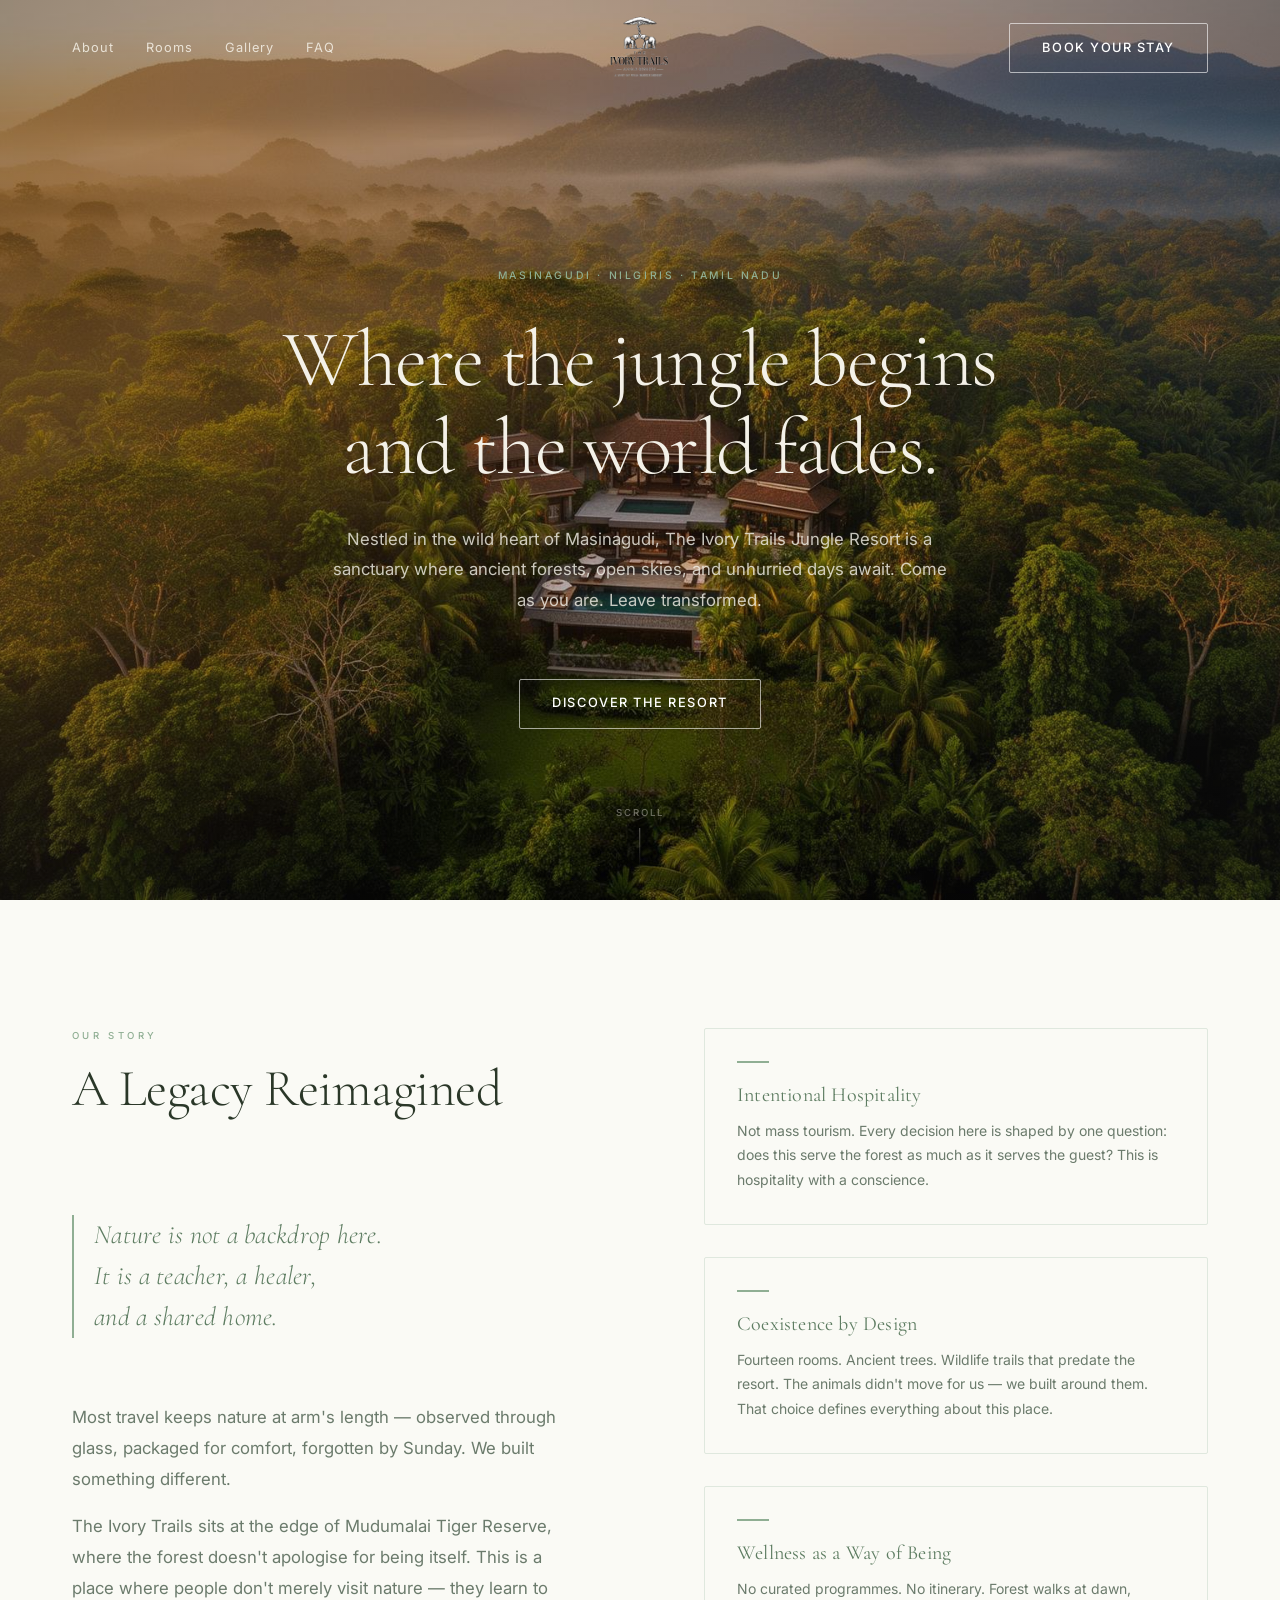
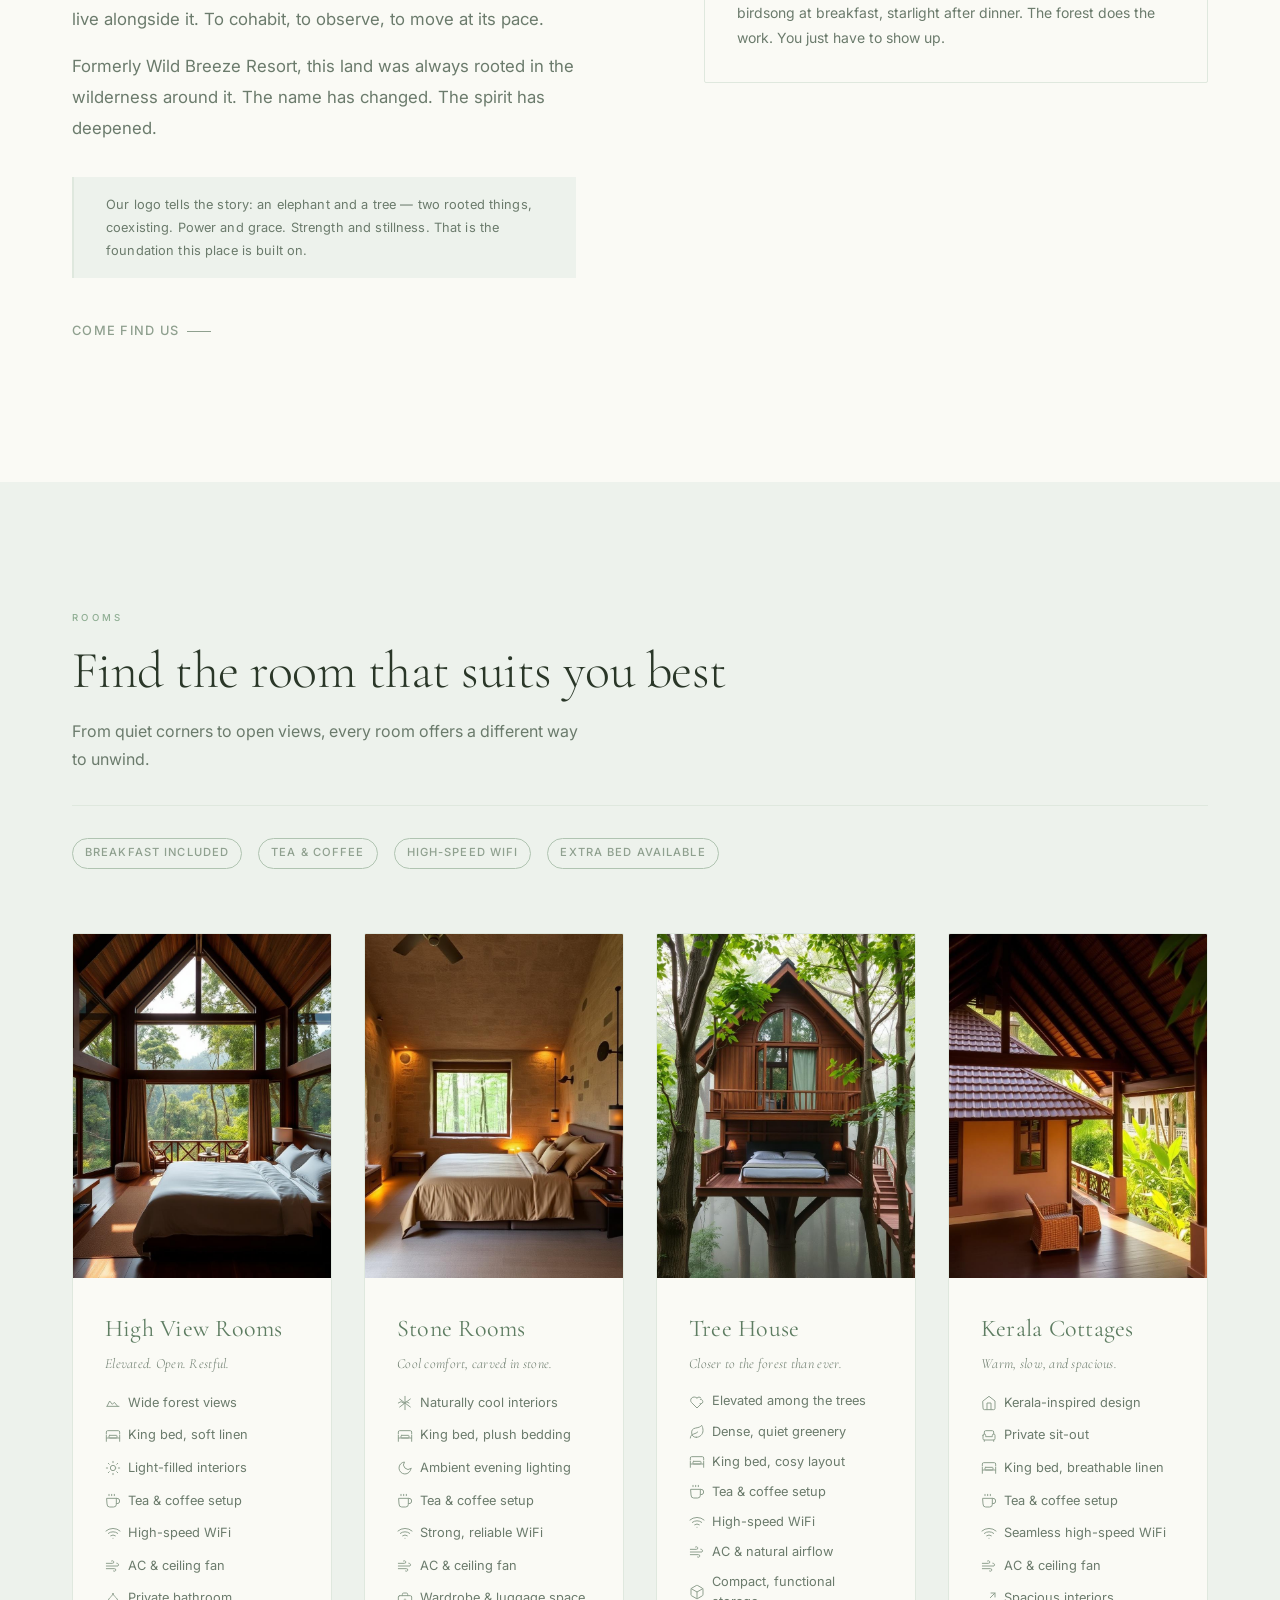
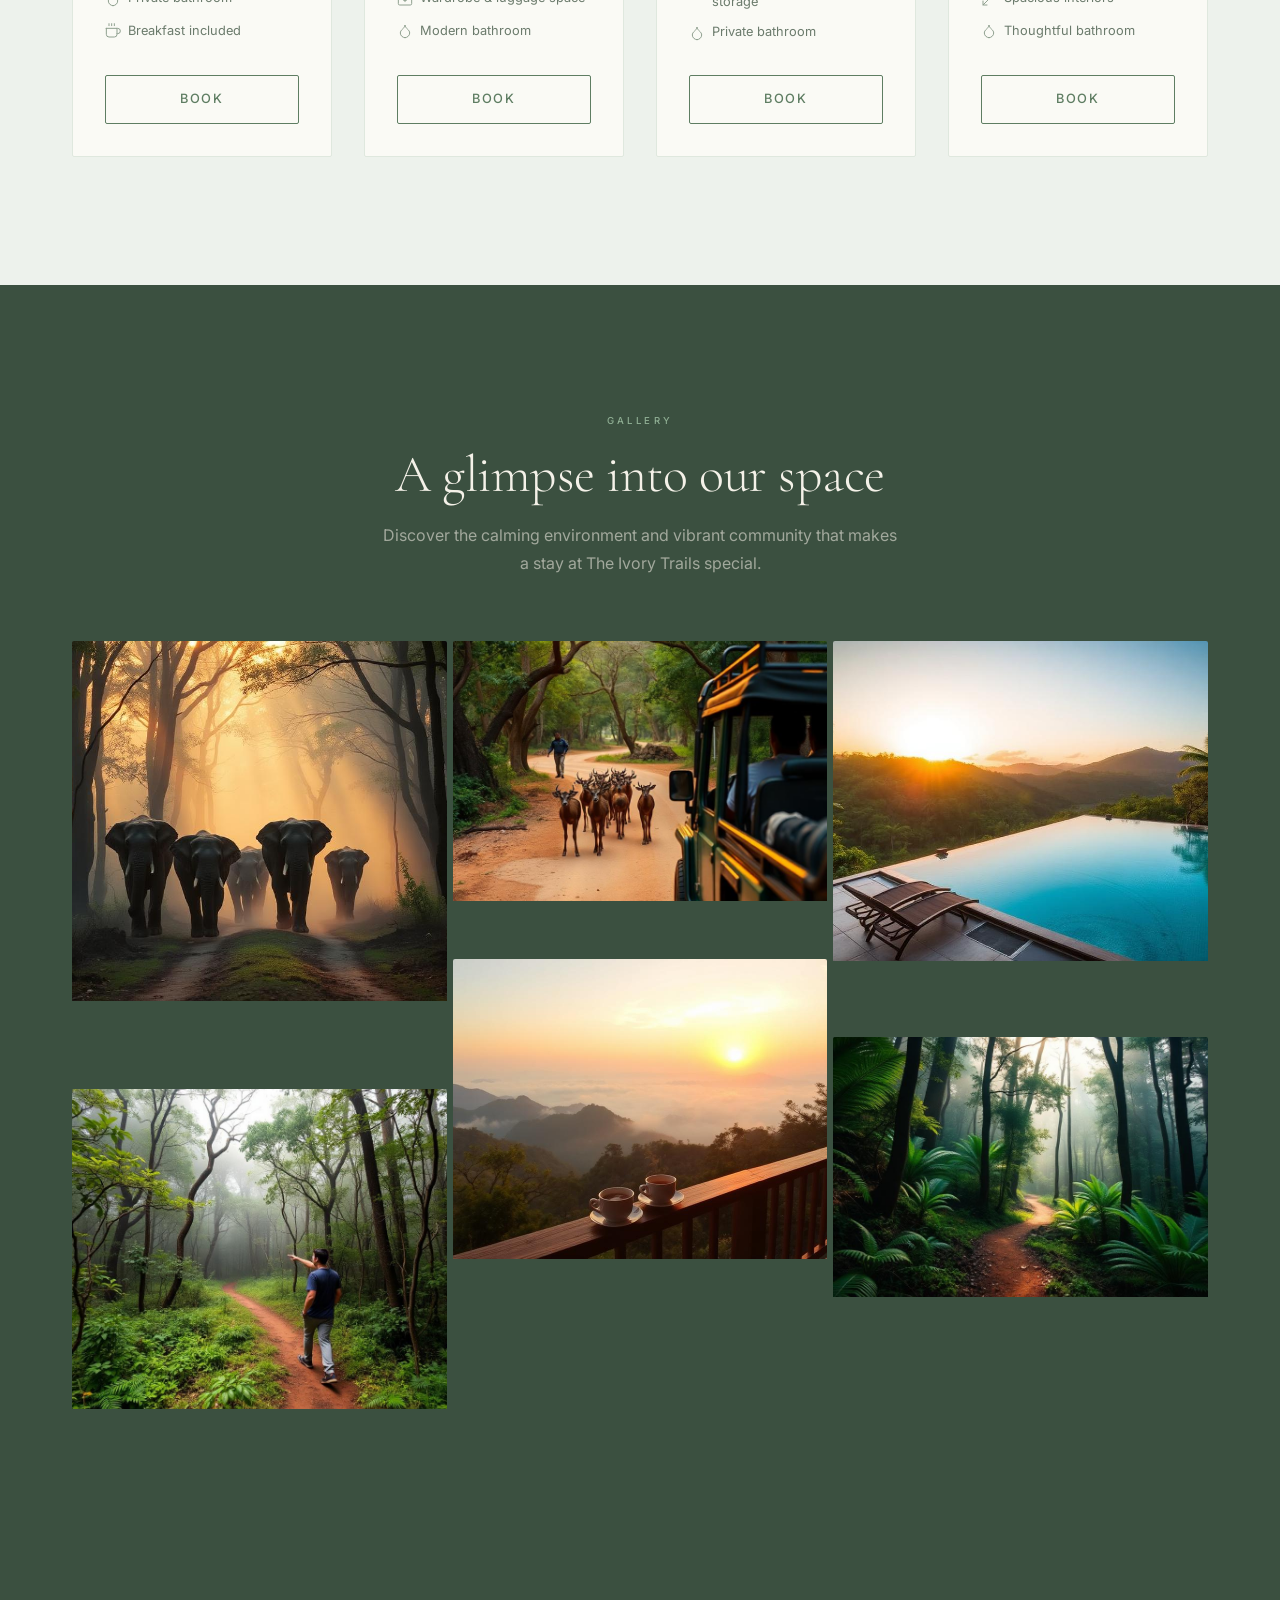
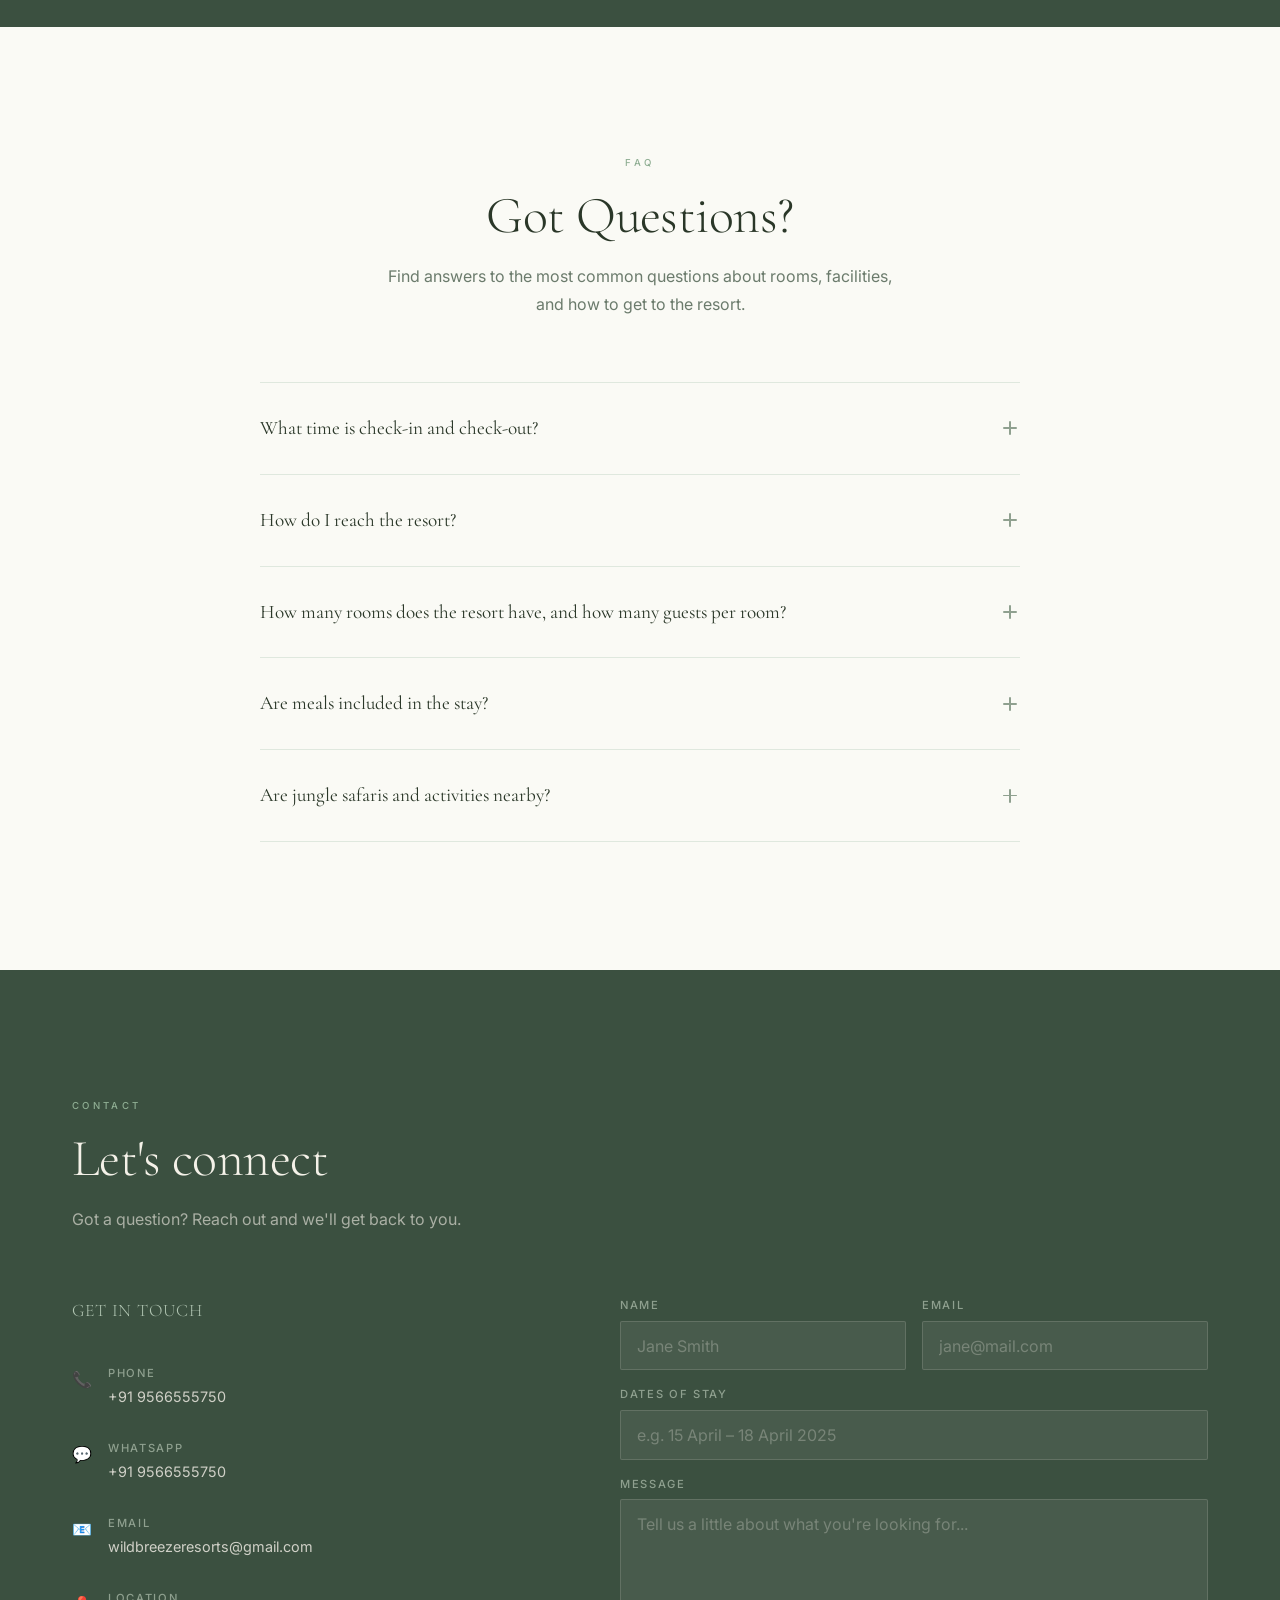
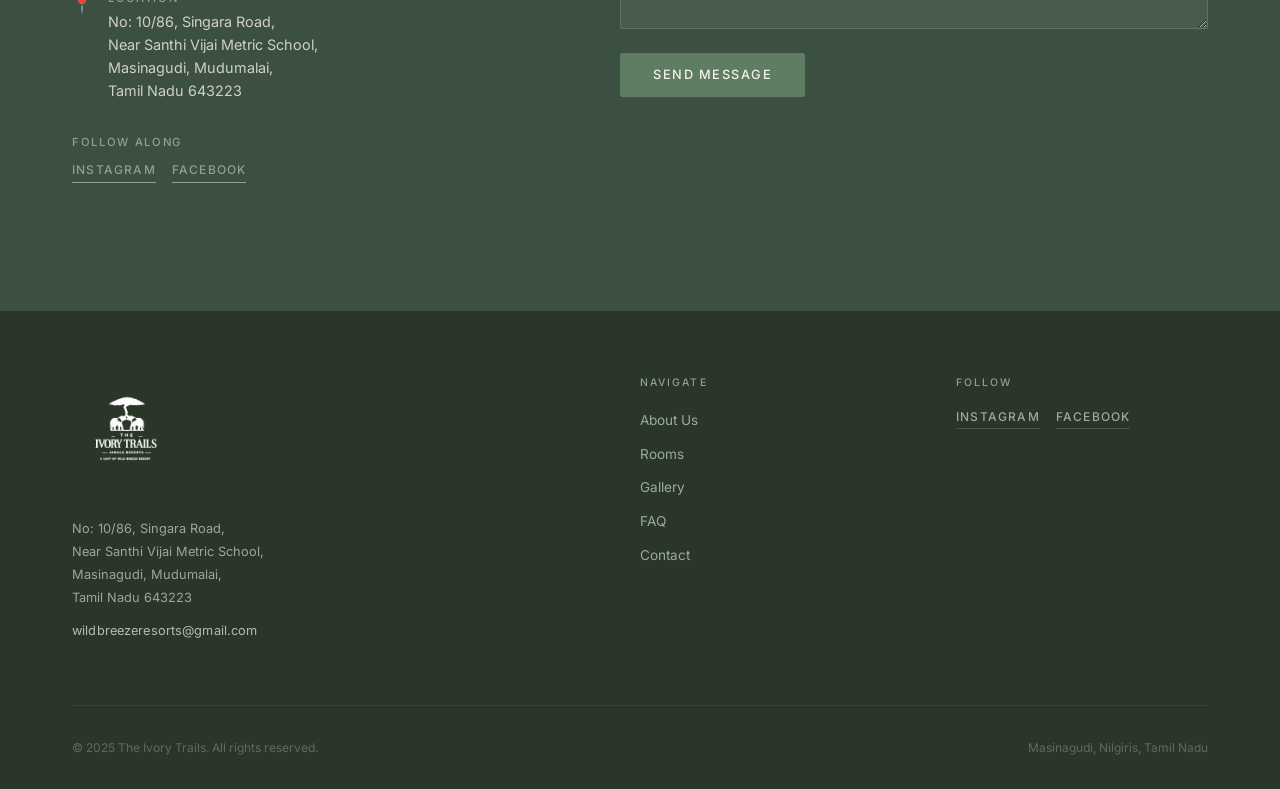
<file: index.html>
<!DOCTYPE html>
<html lang="en">
<head>
  <meta charset="UTF-8" />
  <meta name="viewport" content="width=device-width, initial-scale=1.0" />
  <meta name="description" content="The Ivory Trails Jungle Resort — a 14-room boutique sanctuary in Masinagudi, Tamil Nadu. Ancient forests, unhurried days, and open skies await." />

  <title>The Ivory Trails | Jungle Resort — Masinagudi</title>

  <!-- Preconnect to Google Fonts for performance -->
  <link rel="preconnect" href="https://fonts.googleapis.com" />
  <link rel="preconnect" href="https://fonts.gstatic.com" crossorigin />

  <!-- Cormorant Garamond (serif) + Inter (sans-serif) — weights 300, 400, 500 only -->
  <link
    href="https://fonts.googleapis.com/css2?family=Cormorant+Garamond:ital,wght@0,300;0,400;0,500;1,300;1,400&family=Inter:wght@300;400;500&display=swap"
    rel="stylesheet"
  />

  <link rel="stylesheet" href="styles.css" />
</head>

<body>

  <!-- ==========================================================================
       NAVIGATION
       Fixed header. Transparent over hero, transitions to solid --cream on scroll.
       JS handles the is-scrolled class toggle via IntersectionObserver.
  =========================================================================== -->

  <header id="site-nav" class="nav" role="banner">
    <div class="nav__inner">

      <!-- Left: desktop nav links -->
      <nav class="nav__links" aria-label="Main navigation">
        <a href="#about" class="nav__link">About</a>
        <a href="#rooms" class="nav__link">Rooms</a>
        <a href="#gallery" class="nav__link">Gallery</a>
        <a href="#faq" class="nav__link">FAQ</a>
      </nav>

      <!-- Center: logo -->
      <a href="#hero" class="nav__logo" aria-label="The Ivory Trails — home">
        <img
          src="/assets/logo-wYd9cfSk.png"
          alt="The Ivory Trails | Jungle Resort"
          class="nav__logo-img"
          height="80"
        />
      </a>

      <!-- Right: CTA + hamburger -->
      <div class="nav__actions">
        <a
          href="https://wa.me/919566555750"
          target="_blank"
          rel="noopener noreferrer"
          class="btn btn--ghost nav__cta"
          aria-label="Book your stay via WhatsApp"
        >Book your Stay</a>
        <button
          id="nav-hamburger"
          class="nav__hamburger"
          aria-label="Open navigation menu"
          aria-expanded="false"
          aria-controls="nav-mobile-menu"
        >
          <span class="nav__hamburger-line"></span>
          <span class="nav__hamburger-line"></span>
          <span class="nav__hamburger-line"></span>
        </button>
      </div>

    </div><!-- /.nav__inner -->
  </header>

  <!-- Mobile menu drawer -->
  <div
    id="nav-mobile-menu"
    class="nav__mobile-menu"
    role="dialog"
    aria-label="Mobile navigation"
    aria-modal="true"
  >
    <nav class="nav__mobile-links" aria-label="Mobile navigation links">
      <a href="#about"   class="nav__mobile-link">About Us</a>
      <a href="#rooms"   class="nav__mobile-link">Rooms</a>
      <a href="#gallery" class="nav__mobile-link">Gallery</a>
      <a href="#faq"     class="nav__mobile-link">FAQ</a>
      <a href="#contact" class="nav__mobile-link">Contact</a>
    </nav>
    <div class="nav__mobile-cta">
      <a
        href="https://wa.me/919566555750"
        target="_blank"
        rel="noopener noreferrer"
        class="btn btn--primary"
        aria-label="Book your stay via WhatsApp"
      >
        Book your Stay
      </a>
    </div>
  </div>

  <!-- ==========================================================================
       MAIN CONTENT
  =========================================================================== -->

  <main id="main-content">

    <!-- ========================================================================
         HERO
         Full-viewport. Dark forest gradient background.
         Text centered, ivory tones.
    ========================================================================= -->

    <section id="hero" class="hero" aria-label="Hero — The Ivory Trails">

      <!-- Background -->
      <div class="hero__bg" role="presentation" aria-hidden="true" style="background-image: url('/assets/hero-DrsLAOCk.jpg'); background-size: cover; background-position: center;"></div>

      <div class="hero__content">
        <span class="hero__eyebrow">Masinagudi · Nilgiris · Tamil Nadu</span>

        <h1 class="hero__headline">
          Where the jungle begins<br />and the world fades.
        </h1>

        <p class="hero__subtext">
          Nestled in the wild heart of Masinagudi, The Ivory Trails Jungle Resort
          is a sanctuary where ancient forests, open skies, and unhurried days await.
          Come as you are. Leave transformed.
        </p>

        <div class="hero__cta">
          <a href="#about" class="btn btn--ghost">Discover the Resort</a>
        </div>
      </div>

      <!-- Scroll hint indicator -->
      <div class="hero__scroll-hint" aria-hidden="true">
        <span>Scroll</span>
        <div class="hero__scroll-line"></div>
      </div>

    </section>


    <!-- ========================================================================
         ABOUT — A Legacy Reimagined
    ========================================================================= -->

    <section id="about" class="about" aria-labelledby="about-heading">
      <div class="container">

        <div class="about__inner">

          <!-- Left: copy -->
          <div class="about__copy">
            <header class="section-header reveal">
              <span class="section-tag">Our Story</span>
              <h2 id="about-heading" class="section-heading">
                A Legacy Reimagined
              </h2>
            </header>

            <blockquote class="about__quote reveal">
              Nature is not a backdrop here.<br>
              It is a teacher, a healer,<br>
              and a shared home.
            </blockquote>

            <div class="about__body reveal">
              <p>
                Most travel keeps nature at arm's length — observed through glass,
                packaged for comfort, forgotten by Sunday.
                We built something different.
              </p>
              <p>
                The Ivory Trails sits at the edge of Mudumalai Tiger Reserve, where the
                forest doesn't apologise for being itself. This is a place where people
                don't merely visit nature — they learn to live alongside it.
                To cohabit, to observe, to move at its pace.
              </p>
              <p>
                Formerly Wild Breeze Resort, this land was always rooted in the wilderness
                around it. The name has changed. The spirit has deepened.
              </p>
            </div>

            <div class="about__logo-story reveal">
              <p class="about__logo-story-text">
                Our logo tells the story: an elephant and a tree — two rooted things,
                coexisting. Power and grace. Strength and stillness.
                That is the foundation this place is built on.
              </p>
            </div>

            <div class="about__cta reveal">
              <a href="#contact" class="btn btn--text" aria-label="Get in touch with us">
                Come Find Us
              </a>
            </div>
          </div>

          <!-- Right: three pillars -->
          <div class="about__pillars">

            <article class="pillar reveal" aria-label="Intentional Hospitality">
              <div class="pillar__rule" aria-hidden="true"></div>
              <h3 class="pillar__title">Intentional Hospitality</h3>
              <p class="pillar__text">
                Not mass tourism. Every decision here is shaped by one question:
                does this serve the forest as much as it serves the guest?
                This is hospitality with a conscience.
              </p>
            </article>

            <article class="pillar reveal" aria-label="Coexistence by Design">
              <div class="pillar__rule" aria-hidden="true"></div>
              <h3 class="pillar__title">Coexistence by Design</h3>
              <p class="pillar__text">
                Fourteen rooms. Ancient trees. Wildlife trails that predate the resort.
                The animals didn't move for us — we built around them. That choice
                defines everything about this place.
              </p>
            </article>

            <article class="pillar reveal" aria-label="Wellness as a Way of Being">
              <div class="pillar__rule" aria-hidden="true"></div>
              <h3 class="pillar__title">Wellness as a Way of Being</h3>
              <p class="pillar__text">
                No curated programmes. No itinerary. Forest walks at dawn,
                birdsong at breakfast, starlight after dinner.
                The forest does the work. You just have to show up.
              </p>
            </article>

          </div><!-- /.about__pillars -->

        </div><!-- /.about__inner -->

      </div><!-- /.container -->
    </section>


    <!-- ========================================================================
         ROOMS — Find the room that suits you best
    ========================================================================= -->

    <section id="rooms" class="rooms" aria-labelledby="rooms-heading">
      <div class="container">

        <header class="section-header reveal">
          <span class="section-tag">Rooms</span>
          <h2 id="rooms-heading" class="section-heading">
            Find the room that suits you best
          </h2>
          <p class="section-subtext mt-sm">
            From quiet corners to open views, every room offers a different
            way to unwind.
          </p>

          <!-- All-room amenities — shown as badges under the subtext -->
          <div class="rooms__amenities-note" aria-label="Included in all rooms">
            <span class="amenity-badge">Breakfast Included</span>
            <span class="amenity-badge">Tea &amp; Coffee</span>
            <span class="amenity-badge">High-Speed WiFi</span>
            <span class="amenity-badge">Extra Bed Available</span>
          </div>
        </header>

        <div class="rooms__grid">

          <!-- Room 1: High View Rooms -->
          <article class="room-card reveal" aria-label="High View Rooms">
            <div class="room-card__image">
              <img
                src="/assets/room-highview-yZsFXIhE.jpg"
                alt="High View Room — elevated forest view through large windows at dawn"
                loading="lazy"
                class="room-card__img"
              />
            </div>
            <div class="room-card__body">
              <h3 class="room-card__name">High View Rooms</h3>
              <p class="room-card__tagline">Elevated. Open. Restful.</p>
              <div class="room-card__amenities" aria-label="Room amenities">
                <span class="room-amenity">
                  <!-- Mountain / landscape view -->
                  <svg width="16" height="16" viewBox="0 0 24 24" fill="none" stroke="currentColor" stroke-width="1.5" stroke-linecap="round" stroke-linejoin="round" aria-hidden="true"><path d="m3 17 4-8 4 5 3-3 5 6"/><path d="M3 17h18"/></svg>
                  Wide forest views
                </span>
                <span class="room-amenity">
                  <!-- Bed -->
                  <svg width="16" height="16" viewBox="0 0 24 24" fill="none" stroke="currentColor" stroke-width="1.5" stroke-linecap="round" stroke-linejoin="round" aria-hidden="true"><path d="M2 9V6a2 2 0 0 1 2-2h16a2 2 0 0 1 2 2v3"/><path d="M2 11v9"/><path d="M22 11v9"/><path d="M2 15h20"/><rect x="6" y="11" width="12" height="4" rx="1"/></svg>
                  King bed, soft linen
                </span>
                <span class="room-amenity">
                  <!-- Sun / light-filled -->
                  <svg width="16" height="16" viewBox="0 0 24 24" fill="none" stroke="currentColor" stroke-width="1.5" stroke-linecap="round" stroke-linejoin="round" aria-hidden="true"><circle cx="12" cy="12" r="4"/><path d="M12 2v2"/><path d="M12 20v2"/><path d="m4.93 4.93 1.41 1.41"/><path d="m17.66 17.66 1.41 1.41"/><path d="M2 12h2"/><path d="M20 12h2"/><path d="m6.34 17.66-1.41 1.41"/><path d="m19.07 4.93-1.41 1.41"/></svg>
                  Light-filled interiors
                </span>
                <span class="room-amenity">
                  <!-- Coffee / tea -->
                  <svg width="16" height="16" viewBox="0 0 24 24" fill="none" stroke="currentColor" stroke-width="1.5" stroke-linecap="round" stroke-linejoin="round" aria-hidden="true"><path d="M17 8h1a4 4 0 1 1 0 8h-1"/><path d="M3 8h14v9a4 4 0 0 1-4 4H7a4 4 0 0 1-4-4Z"/><line x1="6" x2="6" y1="2" y2="4"/><line x1="10" x2="10" y1="2" y2="4"/><line x1="14" x2="14" y1="2" y2="4"/></svg>
                  Tea &amp; coffee setup
                </span>
                <span class="room-amenity">
                  <!-- WiFi -->
                  <svg width="16" height="16" viewBox="0 0 24 24" fill="none" stroke="currentColor" stroke-width="1.5" stroke-linecap="round" stroke-linejoin="round" aria-hidden="true"><path d="M5 12.55a11 11 0 0 1 14.08 0"/><path d="M1.42 9a16 16 0 0 1 21.16 0"/><path d="M8.53 16.11a6 6 0 0 1 6.95 0"/><line x1="12" x2="12" y1="20" y2="20"/></svg>
                  High-speed WiFi
                </span>
                <span class="room-amenity">
                  <!-- Wind / AC & fan -->
                  <svg width="16" height="16" viewBox="0 0 24 24" fill="none" stroke="currentColor" stroke-width="1.5" stroke-linecap="round" stroke-linejoin="round" aria-hidden="true"><path d="M17.7 7.7a2.5 2.5 0 0 1 1.8 4.3H2"/><path d="M9.6 4.6A2 2 0 1 1 11 8H2"/><path d="M12.6 19.4A2 2 0 1 0 14 16H2"/></svg>
                  AC &amp; ceiling fan
                </span>
                <span class="room-amenity">
                  <!-- Droplet / bathroom -->
                  <svg width="16" height="16" viewBox="0 0 24 24" fill="none" stroke="currentColor" stroke-width="1.5" stroke-linecap="round" stroke-linejoin="round" aria-hidden="true"><path d="M12 22a7 7 0 0 0 7-7c0-2-1-3.9-3-5.5s-3.5-4-4-6.5c-.5 2.5-2 4.9-4 6.5C6 11.1 5 13 5 15a7 7 0 0 0 7 7z"/></svg>
                  Private bathroom
                </span>
                <span class="room-amenity">
                  <!-- Breakfast -->
                  <svg width="16" height="16" viewBox="0 0 24 24" fill="none" stroke="currentColor" stroke-width="1.5" stroke-linecap="round" stroke-linejoin="round" aria-hidden="true"><path d="M18 8h1a4 4 0 0 1 0 8h-1"/><path d="M2 8h16v9a4 4 0 0 1-4 4H6a4 4 0 0 1-4-4V8z"/><line x1="6" x2="6" y1="1" y2="4"/><line x1="10" x2="10" y1="1" y2="4"/><line x1="14" x2="14" y1="1" y2="4"/></svg>
                  Breakfast included
                </span>
              </div>
              <a
                href="https://wa.me/919566555750?text=Hi%2C%20I%20would%20like%20to%20book%20a%20High%20View%20Room%20at%20The%20Ivory%20Trails."
                target="_blank"
                rel="noopener noreferrer"
                class="btn btn--outline room-card__cta"
                aria-label="Book a High View Room via WhatsApp"
              >
                Book
              </a>
            </div>
          </article>

          <!-- Room 2: Stone Rooms -->
          <article class="room-card reveal" aria-label="Stone Rooms">
            <div class="room-card__image">
              <img
                src="/assets/room-stone-BHbPfJMH.jpg"
                alt="Stone Room — natural stone interior walls, low warm lighting"
                loading="lazy"
                class="room-card__img"
              />
            </div>
            <div class="room-card__body">
              <h3 class="room-card__name">Stone Rooms</h3>
              <p class="room-card__tagline">Cool comfort, carved in stone.</p>
              <div class="room-card__amenities" aria-label="Room amenities">
                <span class="room-amenity">
                  <!-- Snowflake / naturally cool -->
                  <svg width="16" height="16" viewBox="0 0 24 24" fill="none" stroke="currentColor" stroke-width="1.5" stroke-linecap="round" stroke-linejoin="round" aria-hidden="true"><line x1="12" y1="2" x2="12" y2="22"/><path d="m20 6-8 6-8-6"/><path d="m20 18-8-6-8 6"/><path d="m2 12 4-2 4 2"/><path d="m18 12-4-2-4 2"/></svg>
                  Naturally cool interiors
                </span>
                <span class="room-amenity">
                  <!-- Bed -->
                  <svg width="16" height="16" viewBox="0 0 24 24" fill="none" stroke="currentColor" stroke-width="1.5" stroke-linecap="round" stroke-linejoin="round" aria-hidden="true"><path d="M2 9V6a2 2 0 0 1 2-2h16a2 2 0 0 1 2 2v3"/><path d="M2 11v9"/><path d="M22 11v9"/><path d="M2 15h20"/><rect x="6" y="11" width="12" height="4" rx="1"/></svg>
                  King bed, plush bedding
                </span>
                <span class="room-amenity">
                  <!-- Moon / ambient evening lighting -->
                  <svg width="16" height="16" viewBox="0 0 24 24" fill="none" stroke="currentColor" stroke-width="1.5" stroke-linecap="round" stroke-linejoin="round" aria-hidden="true"><path d="M21 12.79A9 9 0 1 1 11.21 3 7 7 0 0 0 21 12.79z"/></svg>
                  Ambient evening lighting
                </span>
                <span class="room-amenity">
                  <!-- Coffee / tea -->
                  <svg width="16" height="16" viewBox="0 0 24 24" fill="none" stroke="currentColor" stroke-width="1.5" stroke-linecap="round" stroke-linejoin="round" aria-hidden="true"><path d="M17 8h1a4 4 0 1 1 0 8h-1"/><path d="M3 8h14v9a4 4 0 0 1-4 4H7a4 4 0 0 1-4-4Z"/><line x1="6" x2="6" y1="2" y2="4"/><line x1="10" x2="10" y1="2" y2="4"/><line x1="14" x2="14" y1="2" y2="4"/></svg>
                  Tea &amp; coffee setup
                </span>
                <span class="room-amenity">
                  <!-- WiFi -->
                  <svg width="16" height="16" viewBox="0 0 24 24" fill="none" stroke="currentColor" stroke-width="1.5" stroke-linecap="round" stroke-linejoin="round" aria-hidden="true"><path d="M5 12.55a11 11 0 0 1 14.08 0"/><path d="M1.42 9a16 16 0 0 1 21.16 0"/><path d="M8.53 16.11a6 6 0 0 1 6.95 0"/><line x1="12" x2="12" y1="20" y2="20"/></svg>
                  Strong, reliable WiFi
                </span>
                <span class="room-amenity">
                  <!-- Wind / AC & fan -->
                  <svg width="16" height="16" viewBox="0 0 24 24" fill="none" stroke="currentColor" stroke-width="1.5" stroke-linecap="round" stroke-linejoin="round" aria-hidden="true"><path d="M17.7 7.7a2.5 2.5 0 0 1 1.8 4.3H2"/><path d="M9.6 4.6A2 2 0 1 1 11 8H2"/><path d="M12.6 19.4A2 2 0 1 0 14 16H2"/></svg>
                  AC &amp; ceiling fan
                </span>
                <span class="room-amenity">
                  <!-- Briefcase / luggage & wardrobe -->
                  <svg width="16" height="16" viewBox="0 0 24 24" fill="none" stroke="currentColor" stroke-width="1.5" stroke-linecap="round" stroke-linejoin="round" aria-hidden="true"><rect x="2" y="7" width="20" height="14" rx="2"/><path d="M16 7V5a2 2 0 0 0-2-2h-4a2 2 0 0 0-2 2v2"/><line x1="12" x2="12" y1="12" y2="16"/><line x1="10" x2="14" y1="14" y2="14"/></svg>
                  Wardrobe &amp; luggage space
                </span>
                <span class="room-amenity">
                  <!-- Droplet / bathroom -->
                  <svg width="16" height="16" viewBox="0 0 24 24" fill="none" stroke="currentColor" stroke-width="1.5" stroke-linecap="round" stroke-linejoin="round" aria-hidden="true"><path d="M12 22a7 7 0 0 0 7-7c0-2-1-3.9-3-5.5s-3.5-4-4-6.5c-.5 2.5-2 4.9-4 6.5C6 11.1 5 13 5 15a7 7 0 0 0 7 7z"/></svg>
                  Modern bathroom
                </span>
              </div>
              <a
                href="https://wa.me/919566555750?text=Hi%2C%20I%20would%20like%20to%20book%20a%20Stone%20Room%20at%20The%20Ivory%20Trails."
                target="_blank"
                rel="noopener noreferrer"
                class="btn btn--outline room-card__cta"
                aria-label="Book a Stone Room via WhatsApp"
              >
                Book
              </a>
            </div>
          </article>

          <!-- Room 3: Tree House -->
          <article class="room-card reveal" aria-label="Tree House">
            <div class="room-card__image">
              <img
                src="/assets/room-treehouse-BjELQRq7.jpg"
                alt="Tree House — wooden deck suspended in forest canopy, morning mist"
                loading="lazy"
                class="room-card__img"
              />
            </div>
            <div class="room-card__body">
              <h3 class="room-card__name">Tree House</h3>
              <p class="room-card__tagline">Closer to the forest than ever.</p>
              <div class="room-card__amenities" aria-label="Room amenities">
                <span class="room-amenity">
                  <!-- Tree / elevated among trees -->
                  <svg width="16" height="16" viewBox="0 0 24 24" fill="none" stroke="currentColor" stroke-width="1.5" stroke-linecap="round" stroke-linejoin="round" aria-hidden="true"><path d="M17 8c.7 0 1.3.1 1.8.4 1.5.7 2.2 2.4 1.8 4a3 3 0 0 1-3 2.1h-1.1"/><path d="M12 6c1.5-2 4.5-2 6 0"/><path d="M12 6C9.5 4 6 4 4 6c-2 2-2 5 0 7l8 8 8-8"/></svg>
                  Elevated among the trees
                </span>
                <span class="room-amenity">
                  <!-- Leaf / dense greenery -->
                  <svg width="16" height="16" viewBox="0 0 24 24" fill="none" stroke="currentColor" stroke-width="1.5" stroke-linecap="round" stroke-linejoin="round" aria-hidden="true"><path d="M11 20A7 7 0 0 1 9.8 6.1C15.5 5 17 4.48 19 2c1 2 2 4.18 2 8 0 5.5-4.78 10-10 10z"/><path d="M2 21c0-3 1.85-5.36 5.08-6C9.5 14.52 12 13 13 12"/></svg>
                  Dense, quiet greenery
                </span>
                <span class="room-amenity">
                  <!-- Bed -->
                  <svg width="16" height="16" viewBox="0 0 24 24" fill="none" stroke="currentColor" stroke-width="1.5" stroke-linecap="round" stroke-linejoin="round" aria-hidden="true"><path d="M2 9V6a2 2 0 0 1 2-2h16a2 2 0 0 1 2 2v3"/><path d="M2 11v9"/><path d="M22 11v9"/><path d="M2 15h20"/><rect x="6" y="11" width="12" height="4" rx="1"/></svg>
                  King bed, cosy layout
                </span>
                <span class="room-amenity">
                  <!-- Coffee / tea -->
                  <svg width="16" height="16" viewBox="0 0 24 24" fill="none" stroke="currentColor" stroke-width="1.5" stroke-linecap="round" stroke-linejoin="round" aria-hidden="true"><path d="M17 8h1a4 4 0 1 1 0 8h-1"/><path d="M3 8h14v9a4 4 0 0 1-4 4H7a4 4 0 0 1-4-4Z"/><line x1="6" x2="6" y1="2" y2="4"/><line x1="10" x2="10" y1="2" y2="4"/><line x1="14" x2="14" y1="2" y2="4"/></svg>
                  Tea &amp; coffee setup
                </span>
                <span class="room-amenity">
                  <!-- WiFi -->
                  <svg width="16" height="16" viewBox="0 0 24 24" fill="none" stroke="currentColor" stroke-width="1.5" stroke-linecap="round" stroke-linejoin="round" aria-hidden="true"><path d="M5 12.55a11 11 0 0 1 14.08 0"/><path d="M1.42 9a16 16 0 0 1 21.16 0"/><path d="M8.53 16.11a6 6 0 0 1 6.95 0"/><line x1="12" x2="12" y1="20" y2="20"/></svg>
                  High-speed WiFi
                </span>
                <span class="room-amenity">
                  <!-- Wind / AC & natural airflow -->
                  <svg width="16" height="16" viewBox="0 0 24 24" fill="none" stroke="currentColor" stroke-width="1.5" stroke-linecap="round" stroke-linejoin="round" aria-hidden="true"><path d="M17.7 7.7a2.5 2.5 0 0 1 1.8 4.3H2"/><path d="M9.6 4.6A2 2 0 1 1 11 8H2"/><path d="M12.6 19.4A2 2 0 1 0 14 16H2"/></svg>
                  AC &amp; natural airflow
                </span>
                <span class="room-amenity">
                  <!-- Box / compact storage -->
                  <svg width="16" height="16" viewBox="0 0 24 24" fill="none" stroke="currentColor" stroke-width="1.5" stroke-linecap="round" stroke-linejoin="round" aria-hidden="true"><path d="M21 8a2 2 0 0 0-1-1.73l-7-4a2 2 0 0 0-2 0l-7 4A2 2 0 0 0 3 8v8a2 2 0 0 0 1 1.73l7 4a2 2 0 0 0 2 0l7-4A2 2 0 0 0 21 16Z"/><path d="m3.3 7 8.7 5 8.7-5"/><path d="M12 22V12"/></svg>
                  Compact, functional storage
                </span>
                <span class="room-amenity">
                  <!-- Droplet / bathroom -->
                  <svg width="16" height="16" viewBox="0 0 24 24" fill="none" stroke="currentColor" stroke-width="1.5" stroke-linecap="round" stroke-linejoin="round" aria-hidden="true"><path d="M12 22a7 7 0 0 0 7-7c0-2-1-3.9-3-5.5s-3.5-4-4-6.5c-.5 2.5-2 4.9-4 6.5C6 11.1 5 13 5 15a7 7 0 0 0 7 7z"/></svg>
                  Private bathroom
                </span>
              </div>
              <a
                href="https://wa.me/919566555750?text=Hi%2C%20I%20would%20like%20to%20book%20the%20Tree%20House%20at%20The%20Ivory%20Trails."
                target="_blank"
                rel="noopener noreferrer"
                class="btn btn--outline room-card__cta"
                aria-label="Book the Tree House via WhatsApp"
              >
                Book
              </a>
            </div>
          </article>

          <!-- Room 4: Kerala Cottages -->
          <article class="room-card reveal" aria-label="Kerala Cottages">
            <div class="room-card__image">
              <img
                src="/assets/room-kerala-c9O3HGKb.jpg"
                alt="Kerala Cottage — traditional sloping roof, private sit-out with garden view"
                loading="lazy"
                class="room-card__img"
              />
            </div>
            <div class="room-card__body">
              <h3 class="room-card__name">Kerala Cottages</h3>
              <p class="room-card__tagline">Warm, slow, and spacious.</p>
              <div class="room-card__amenities" aria-label="Room amenities">
                <span class="room-amenity">
                  <!-- Home / Kerala-inspired design -->
                  <svg width="16" height="16" viewBox="0 0 24 24" fill="none" stroke="currentColor" stroke-width="1.5" stroke-linecap="round" stroke-linejoin="round" aria-hidden="true"><path d="m3 9 9-7 9 7v11a2 2 0 0 1-2 2H5a2 2 0 0 1-2-2z"/><polyline points="9 22 9 12 15 12 15 22"/></svg>
                  Kerala-inspired design
                </span>
                <span class="room-amenity">
                  <!-- Chair / private sit-out -->
                  <svg width="16" height="16" viewBox="0 0 24 24" fill="none" stroke="currentColor" stroke-width="1.5" stroke-linecap="round" stroke-linejoin="round" aria-hidden="true"><path d="M19 9V6a2 2 0 0 0-2-2H7a2 2 0 0 0-2 2v3"/><path d="M3 11v5a2 2 0 0 0 2 2h14a2 2 0 0 0 2-2v-5a2 2 0 0 0-4 0v2H7v-2a2 2 0 0 0-4 0Z"/><path d="M5 18v2"/><path d="M19 18v2"/></svg>
                  Private sit-out
                </span>
                <span class="room-amenity">
                  <!-- Bed -->
                  <svg width="16" height="16" viewBox="0 0 24 24" fill="none" stroke="currentColor" stroke-width="1.5" stroke-linecap="round" stroke-linejoin="round" aria-hidden="true"><path d="M2 9V6a2 2 0 0 1 2-2h16a2 2 0 0 1 2 2v3"/><path d="M2 11v9"/><path d="M22 11v9"/><path d="M2 15h20"/><rect x="6" y="11" width="12" height="4" rx="1"/></svg>
                  King bed, breathable linen
                </span>
                <span class="room-amenity">
                  <!-- Coffee / tea -->
                  <svg width="16" height="16" viewBox="0 0 24 24" fill="none" stroke="currentColor" stroke-width="1.5" stroke-linecap="round" stroke-linejoin="round" aria-hidden="true"><path d="M17 8h1a4 4 0 1 1 0 8h-1"/><path d="M3 8h14v9a4 4 0 0 1-4 4H7a4 4 0 0 1-4-4Z"/><line x1="6" x2="6" y1="2" y2="4"/><line x1="10" x2="10" y1="2" y2="4"/><line x1="14" x2="14" y1="2" y2="4"/></svg>
                  Tea &amp; coffee setup
                </span>
                <span class="room-amenity">
                  <!-- WiFi -->
                  <svg width="16" height="16" viewBox="0 0 24 24" fill="none" stroke="currentColor" stroke-width="1.5" stroke-linecap="round" stroke-linejoin="round" aria-hidden="true"><path d="M5 12.55a11 11 0 0 1 14.08 0"/><path d="M1.42 9a16 16 0 0 1 21.16 0"/><path d="M8.53 16.11a6 6 0 0 1 6.95 0"/><line x1="12" x2="12" y1="20" y2="20"/></svg>
                  Seamless high-speed WiFi
                </span>
                <span class="room-amenity">
                  <!-- Wind / AC & fan -->
                  <svg width="16" height="16" viewBox="0 0 24 24" fill="none" stroke="currentColor" stroke-width="1.5" stroke-linecap="round" stroke-linejoin="round" aria-hidden="true"><path d="M17.7 7.7a2.5 2.5 0 0 1 1.8 4.3H2"/><path d="M9.6 4.6A2 2 0 1 1 11 8H2"/><path d="M12.6 19.4A2 2 0 1 0 14 16H2"/></svg>
                  AC &amp; ceiling fan
                </span>
                <span class="room-amenity">
                  <!-- Maximize / spacious interiors -->
                  <svg width="16" height="16" viewBox="0 0 24 24" fill="none" stroke="currentColor" stroke-width="1.5" stroke-linecap="round" stroke-linejoin="round" aria-hidden="true"><polyline points="15 3 21 3 21 9"/><polyline points="9 21 3 21 3 15"/><line x1="21" y1="3" x2="14" y2="10"/><line x1="3" y1="21" x2="10" y2="14"/></svg>
                  Spacious interiors
                </span>
                <span class="room-amenity">
                  <!-- Droplet / bathroom -->
                  <svg width="16" height="16" viewBox="0 0 24 24" fill="none" stroke="currentColor" stroke-width="1.5" stroke-linecap="round" stroke-linejoin="round" aria-hidden="true"><path d="M12 22a7 7 0 0 0 7-7c0-2-1-3.9-3-5.5s-3.5-4-4-6.5c-.5 2.5-2 4.9-4 6.5C6 11.1 5 13 5 15a7 7 0 0 0 7 7z"/></svg>
                  Thoughtful bathroom
                </span>
              </div>
              <a
                href="https://wa.me/919566555750?text=Hi%2C%20I%20would%20like%20to%20book%20a%20Kerala%20Cottage%20at%20The%20Ivory%20Trails."
                target="_blank"
                rel="noopener noreferrer"
                class="btn btn--outline room-card__cta"
                aria-label="Book a Kerala Cottage via WhatsApp"
              >
                Book
              </a>
            </div>
          </article>

        </div><!-- /.rooms__grid -->

      </div><!-- /.container -->
    </section>


    <!-- ========================================================================
         GALLERY — A glimpse into our space
    ========================================================================= -->

    <section id="gallery" class="gallery" aria-labelledby="gallery-heading">
      <div class="container">

        <header class="section-header section-header--center reveal">
          <span class="section-tag">Gallery</span>
          <h2 id="gallery-heading" class="section-heading">
            A glimpse into our space
          </h2>
          <p class="section-subtext mt-sm">
            Discover the calming environment and vibrant community that makes
            a stay at The Ivory Trails special.
          </p>
        </header>

        <div class="gallery__grid" aria-label="Resort photo gallery">

          <div class="gallery__tile reveal" aria-label="Forest view — the resort grounds at dusk">
            <img src="/assets/gallery-1-BJfLkPBG.jpg" alt="Forest View — resort grounds at dusk" loading="lazy" class="gallery__img" />
          </div>

          <div class="gallery__tile reveal" aria-label="Jungle safari near Mudumalai Tiger Reserve">
            <img src="/assets/activity-safari-B5O5yruC.jpg" alt="Jungle safari near Mudumalai Tiger Reserve" loading="lazy" class="gallery__img" />
          </div>

          <div class="gallery__tile reveal" aria-label="Kerala Cottage sit-out">
            <img src="/assets/gallery-4-Dd7D7vYI.jpg" alt="Kerala Cottage — private sit-out with garden and morning light" loading="lazy" class="gallery__img" />
          </div>

          <div class="gallery__tile reveal" aria-label="Stone pathway through the resort gardens">
            <img src="/assets/gallery-6-CR50QsHM.jpg" alt="The resort grounds — stone pathway winding through the gardens" loading="lazy" class="gallery__img" />
          </div>

          <div class="gallery__tile reveal" aria-label="The Stone Room interior">
            <img src="/assets/gallery-3-BJ9Yl9ps.jpg" alt="The Stone Room — textured interior walls" loading="lazy" class="gallery__img" />
          </div>

          <div class="gallery__tile reveal" aria-label="Nature walk through the forest">
            <img src="/assets/activity-walk-D5FWwHJI.jpg" alt="Nature walk through the forest" loading="lazy" class="gallery__img" />
          </div>

        </div><!-- /.gallery__grid -->

      </div><!-- /.container -->
    </section>


    <!-- ========================================================================
         FAQ — Got Questions?
    ========================================================================= -->

    <section id="faq" class="faq" aria-labelledby="faq-heading">
      <div class="container">

        <header class="section-header section-header--center reveal">
          <span class="section-tag">FAQ</span>
          <h2 id="faq-heading" class="section-heading">Got Questions?</h2>
          <p class="section-subtext mt-sm">
            Find answers to the most common questions about rooms, facilities,
            and how to get to the resort.
          </p>
        </header>

        <ul class="faq__list" role="list" aria-label="Frequently asked questions">

          <!-- FAQ Item 1 -->
          <li class="faq-item reveal">
            <button
              class="faq-item__trigger"
              aria-expanded="false"
              aria-controls="faq-panel-1"
              id="faq-btn-1"
            >
              What time is check-in and check-out?
              <span class="faq-item__icon" aria-hidden="true"></span>
            </button>
            <div
              id="faq-panel-1"
              class="faq-item__panel"
              role="region"
              aria-labelledby="faq-btn-1"
            >
              <p class="faq-item__answer">
                Check-in is from 1:00 PM and check-out is by 11:00 AM. Guests are
                requested not to arrive or leave the property post 7:00 PM due to
                the rules of the forest authorities.
              </p>
            </div>
          </li>

          <!-- FAQ Item 2 -->
          <li class="faq-item reveal">
            <button
              class="faq-item__trigger"
              aria-expanded="false"
              aria-controls="faq-panel-2"
              id="faq-btn-2"
            >
              How do I reach the resort?
              <span class="faq-item__icon" aria-hidden="true"></span>
            </button>
            <div
              id="faq-panel-2"
              class="faq-item__panel"
              role="region"
              aria-labelledby="faq-btn-2"
            >
              <p class="faq-item__answer">
                The Ivory Trails is located in Masinagudi, Tamil Nadu, and is easily
                accessible by road. The nearest airport is Coimbatore International
                Airport (approx. 120 km), from where you can hire a taxi or arrange
                a transfer. The nearest railway station is Mysore Junction
                (approx. 90 km). The resort is well-connected via road from Ooty,
                Mysore, and Bangalore.
              </p>
            </div>
          </li>

          <!-- FAQ Item 3 -->
          <li class="faq-item reveal">
            <button
              class="faq-item__trigger"
              aria-expanded="false"
              aria-controls="faq-panel-3"
              id="faq-btn-3"
            >
              How many rooms does the resort have, and how many guests per room?
              <span class="faq-item__icon" aria-hidden="true"></span>
            </button>
            <div
              id="faq-panel-3"
              class="faq-item__panel"
              role="region"
              aria-labelledby="faq-btn-3"
            >
              <p class="faq-item__answer">
                The resort has 14 rooms, ensuring a quiet and uncrowded experience.
                Most rooms accommodate up to 2–3 guests, with the option of an
                extra bed.
              </p>
            </div>
          </li>

          <!-- FAQ Item 4 -->
          <li class="faq-item reveal">
            <button
              class="faq-item__trigger"
              aria-expanded="false"
              aria-controls="faq-panel-4"
              id="faq-btn-4"
            >
              Are meals included in the stay?
              <span class="faq-item__icon" aria-hidden="true"></span>
            </button>
            <div
              id="faq-panel-4"
              class="faq-item__panel"
              role="region"
              aria-labelledby="faq-btn-4"
            >
              <p class="faq-item__answer">
                Daily breakfast is included in all room rates, along with in-room
                tea and coffee. Additional meal plans are available — please check
                while booking or contact us for details.
              </p>
            </div>
          </li>

          <!-- FAQ Item 5 -->
          <li class="faq-item reveal">
            <button
              class="faq-item__trigger"
              aria-expanded="false"
              aria-controls="faq-panel-5"
              id="faq-btn-5"
            >
              Are jungle safaris and activities nearby?
              <span class="faq-item__icon" aria-hidden="true"></span>
            </button>
            <div
              id="faq-panel-5"
              class="faq-item__panel"
              role="region"
              aria-labelledby="faq-btn-5"
            >
              <p class="faq-item__answer">
                Yes. The resort sits close to the Masinagudi safari zones within
                Mudumalai Tiger Reserve. We can assist with jungle safaris, nature
                walks, and local exploration — simply reach out before or during
                your stay.
              </p>
            </div>
          </li>

        </ul><!-- /.faq__list -->

        <!-- Avanthika page CTA — uncomment when avanthika.html is restored from _archive/avanthika-page/
        <div class="faq__cta reveal">
          <a href="avanthika.html" class="btn btn--primary faq__cta-btn">Click me</a>
        </div>
        -->

      </div><!-- /.container -->
    </section>


    <!-- ========================================================================
         CONTACT — Let's connect
    ========================================================================= -->

    <section id="contact" class="contact" aria-labelledby="contact-heading">
      <div class="container">

        <header class="section-header reveal">
          <span class="section-tag">Contact</span>
          <h2 id="contact-heading" class="section-heading">Let's connect</h2>
          <p class="section-subtext mt-sm">
            Got a question? Reach out and we'll get back to you.
          </p>
        </header>

        <div class="contact__inner">

          <!-- Left: contact details -->
          <div class="contact__details reveal">
            <p class="contact__details-heading">Get in touch</p>

            <div class="contact__detail-item">
              <span class="contact__detail-icon" aria-hidden="true">📞</span>
              <div>
                <p class="contact__detail-label">Phone</p>
                <p class="contact__detail-value">
                  <a href="tel:+919566555750" aria-label="Call us at +91 95665 55750">
                    +91 9566555750
                  </a>
                </p>
              </div>
            </div>

            <div class="contact__detail-item">
              <span class="contact__detail-icon" aria-hidden="true">💬</span>
              <div>
                <p class="contact__detail-label">WhatsApp</p>
                <p class="contact__detail-value">
                  <a
                    href="https://wa.me/919566555750"
                    target="_blank"
                    rel="noopener noreferrer"
                    aria-label="Message us on WhatsApp"
                  >
                    +91 9566555750
                  </a>
                </p>
              </div>
            </div>

            <div class="contact__detail-item">
              <span class="contact__detail-icon" aria-hidden="true">📧</span>
              <div>
                <p class="contact__detail-label">Email</p>
                <p class="contact__detail-value">
                  <a href="mailto:wildbreezeresorts@gmail.com" aria-label="Email us">
                    wildbreezeresorts@gmail.com
                  </a>
                </p>
              </div>
            </div>

            <div class="contact__detail-item">
              <span class="contact__detail-icon" aria-hidden="true">📍</span>
              <div>
                <p class="contact__detail-label">Location</p>
                <p class="contact__detail-value">
                  No: 10/86, Singara Road,<br />
                  Near Santhi Vijai Metric School,<br />
                  Masinagudi, Mudumalai,<br />
                  Tamil Nadu 643223
                </p>
              </div>
            </div>

            <div>
              <p class="contact__detail-label" style="margin-bottom: 0.5rem;">Follow along</p>
              <div class="contact__social-links">
                <a
                  href="#"
                  class="contact__social-link"
                  aria-label="The Ivory Trails on Instagram"
                  rel="noopener noreferrer"
                >
                  Instagram
                </a>
                <a
                  href="#"
                  class="contact__social-link"
                  aria-label="The Ivory Trails on Facebook"
                  rel="noopener noreferrer"
                >
                  Facebook
                </a>
              </div>
            </div>

          </div><!-- /.contact__details -->

          <!-- Right: contact form -->
          <form
            id="contact-form"
            class="contact__form reveal"
            novalidate
            aria-label="Send us a message"
          >

            <div class="form-row">
              <div class="form-group">
                <label class="form-label" for="field-name">Name</label>
                <input
                  id="field-name"
                  name="name"
                  type="text"
                  class="form-input"
                  placeholder="Jane Smith"
                  autocomplete="name"
                  required
                  aria-required="true"
                />
              </div>
              <div class="form-group">
                <label class="form-label" for="field-email">Email</label>
                <input
                  id="field-email"
                  name="email"
                  type="email"
                  class="form-input"
                  placeholder="jane@mail.com"
                  autocomplete="email"
                  required
                  aria-required="true"
                />
              </div>
            </div>

            <div class="form-group">
              <label class="form-label" for="field-dates">Dates of Stay</label>
              <input
                id="field-dates"
                name="dates"
                type="text"
                class="form-input"
                placeholder="e.g. 15 April – 18 April 2025"
                aria-describedby="field-dates-hint"
              />
              <span id="field-dates-hint" class="visually-hidden">
                Enter your preferred check-in and check-out dates
              </span>
            </div>

            <div class="form-group">
              <label class="form-label" for="field-message">Message</label>
              <textarea
                id="field-message"
                name="message"
                class="form-textarea"
                rows="5"
                placeholder="Tell us a little about what you're looking for..."
                aria-describedby="field-message-hint"
              ></textarea>
              <span id="field-message-hint" class="visually-hidden">
                Any questions, special requests, or things you'd like to share
              </span>
            </div>

            <div class="contact__form-submit">
              <button
                type="submit"
                id="form-submit-btn"
                class="btn btn--primary"
                aria-label="Send your message"
              >
                <span class="btn-label">Send Message</span>
              </button>
            </div>

            <div
              id="form-status"
              class="form-status"
              role="alert"
              aria-live="polite"
              aria-atomic="true"
            ></div>

          </form><!-- /#contact-form -->

        </div><!-- /.contact__inner -->

      </div><!-- /.container -->
    </section>

  </main><!-- /#main-content -->


  <!-- ==========================================================================
       FOOTER
  =========================================================================== -->

  <footer class="footer" role="contentinfo" aria-label="Site footer">
    <div class="container">

      <div class="footer__inner">

        <!-- Brand column -->
        <div class="footer__brand">
          <a href="#hero" class="footer__brand-logo" aria-label="The Ivory Trails Jungle Resort — back to top">
            <img
              src="/assets/logo-wYd9cfSk.png"
              alt="The Ivory Trails | Jungle Resort"
              class="footer__logo-img"
              height="110"
            />
          </a>
          <address class="footer__address">
            No: 10/86, Singara Road,<br>
            Near Santhi Vijai Metric School,<br>
            Masinagudi, Mudumalai,<br>
            Tamil Nadu 643223
          </address>
          <a href="mailto:wildbreezeresorts@gmail.com" class="footer__email">
            wildbreezeresorts@gmail.com
          </a>
        </div>

        <!-- Nav column -->
        <nav aria-label="Footer navigation">
          <p class="footer__nav-heading">Navigate</p>
          <ul class="footer__nav-links" role="list">
            <li><a href="#about"   class="footer__nav-link">About Us</a></li>
            <li><a href="#rooms"   class="footer__nav-link">Rooms</a></li>
            <li><a href="#gallery" class="footer__nav-link">Gallery</a></li>
            <li><a href="#faq"     class="footer__nav-link">FAQ</a></li>
            <li><a href="#contact" class="footer__nav-link">Contact</a></li>
          </ul>
        </nav>

        <!-- Social column -->
        <div>
          <p class="footer__nav-heading">Follow</p>
          <div class="footer__social-links">
            <a
              href="#"
              class="footer__social-link"
              aria-label="The Ivory Trails on Instagram"
              rel="noopener noreferrer"
            >
              Instagram
            </a>
            <a
              href="#"
              class="footer__social-link"
              aria-label="The Ivory Trails on Facebook"
              rel="noopener noreferrer"
            >
              Facebook
            </a>
          </div>
        </div>

      </div><!-- /.footer__inner -->

      <div class="footer__bottom">
        <p class="footer__copyright">
          &copy; 2025 The Ivory Trails. All rights reserved.
        </p>
        <p class="footer__copyright">
          Masinagudi, Nilgiris, Tamil Nadu
        </p>
      </div>

    </div><!-- /.container -->
  </footer>

  <script src="/assets/js/main.js"></script>

</body>
</html>
</file>
<file: styles.css>
/* =============================================================================
   The Ivory Trails | Jungle Resort — Main Stylesheet
   Mobile-first, CSS custom properties, BEM-ish naming
   Breakpoints: 375px (base) → 768px → 1200px
   ============================================================================= */

/* -----------------------------------------------------------------------------
   1. Custom Properties (design tokens)
   ----------------------------------------------------------------------------- */

:root {
  /* New green + cream + light palette */
  --ivory: #F4F1E8;
  --forest: #3B5040;          /* deep sage — used sparingly for nav bg on scroll, footer */
  --forest-dark: #2A3B2E;
  --forest-light: #4E6B53;
  --sage: #5E7D62;             /* medium sage green — primary brand accent */
  --sage-pale: #EDF2EC;        /* barely-there sage — section backgrounds */
  --sage-light: #8FAE93;       /* muted sage for tags, labels */
  --stone: #8FA08F;            /* sage-grey for secondary text, borders */
  --stone-light: #B0C4B1;
  --charcoal: #2A3728;         /* dark green-black for body text */
  --cream: #FAFAF5;            /* lightest — main page background */
  --cream-dark: #F2EEE4;       /* warm card backgrounds */
  --ivory-dark: #DFE8DE;       /* borders */

  --text: #2A3728;
  --text-light: #6B7B6C;
  --text-muted: #9AAA9B;

  /* Typography */
  --font-primary: 'Cormorant Garamond', Georgia, serif;
  --font-secondary: 'Inter', system-ui, -apple-system, sans-serif;

  /* Spacing — mobile-first */
  --space-xs: 0.5rem;
  --space-sm: 1rem;
  --space-md: 1.5rem;
  --space-lg: 3rem;
  --space-xl: 5rem;

  /* Layout */
  --max-width: 1200px;
  --nav-height: 68px;
  --border-radius: 2px;

  /* Transitions */
  --transition: all 0.3s ease;
  --transition-slow: all 0.5s ease;
}

/* -----------------------------------------------------------------------------
   2. Reset & Base
   ----------------------------------------------------------------------------- */

*,
*::before,
*::after {
  box-sizing: border-box;
  margin: 0;
  padding: 0;
}

html {
  scroll-behavior: smooth;
  font-size: 16px;
  -webkit-text-size-adjust: 100%;
}

body {
  font-family: var(--font-secondary);
  font-weight: 400;
  color: var(--text);
  background-color: var(--cream);
  line-height: 1.6;
  overflow-x: hidden;
}

img {
  max-width: 100%;
  height: auto;
  display: block;
}

a {
  color: inherit;
  text-decoration: none;
  transition: var(--transition);
}

ul, ol {
  list-style: none;
}

button {
  cursor: pointer;
  border: none;
  background: none;
  font-family: inherit;
}

input,
textarea {
  font-family: inherit;
}

/* Focus styles — accessibility */
:focus-visible {
  outline: 2px solid var(--stone);
  outline-offset: 3px;
}

/* -----------------------------------------------------------------------------
   3. Typography utilities
   ----------------------------------------------------------------------------- */

.section-tag {
  display: block;
  font-family: var(--font-secondary);
  font-size: 0.6rem;
  font-weight: 500;
  letter-spacing: 0.35em;
  text-transform: uppercase;
  color: var(--sage-light);
  margin-bottom: 1rem;
}

.section-heading {
  font-family: var(--font-primary);
  font-weight: 300;
  font-size: clamp(2rem, 5vw, 3.25rem);
  line-height: 1.15;
  letter-spacing: -0.01em;
}

.section-subtext {
  font-family: var(--font-secondary);
  font-weight: 400;
  font-size: clamp(0.9rem, 2vw, 1rem);
  line-height: 1.75;
  color: var(--text-light);
  max-width: 52ch;
}

/* -----------------------------------------------------------------------------
   4. Layout utilities
   ----------------------------------------------------------------------------- */

.container {
  width: 100%;
  max-width: var(--max-width);
  margin-left: auto;
  margin-right: auto;
  padding-left: var(--space-md);
  padding-right: var(--space-md);
}

.section-header {
  margin-bottom: var(--space-lg);
}

.section-header--center {
  text-align: center;
}

.section-header--center .section-subtext {
  margin-left: auto;
  margin-right: auto;
}

/* Scroll-reveal animation base state */
/* TEMP FIX — disable reveal animations completely */
.reveal {
  opacity: 1 !important;
  transform: none !important;
  transition: none !important;
}

.reveal.is-visible {
  opacity: 1;
  transform: translateY(0);
}

/* -----------------------------------------------------------------------------
   5. Image Placeholders
   — Used wherever real photos haven't been dropped in yet.
   The outer div fills the card, the inner label names the shot needed.
   ----------------------------------------------------------------------------- */

.img-placeholder {
  position: relative;
  width: 100%;
  overflow: hidden;
  background: linear-gradient(135deg, var(--forest) 0%, var(--forest-dark) 60%, var(--stone) 100%);
  display: flex;
  align-items: flex-end;
}

.img-placeholder--hero {
  background: linear-gradient(to bottom, #2A3B2E 0%, #3B5040 100%);
}

.img-placeholder--highview {
  background: linear-gradient(135deg, #3B5040 0%, #4E6B53 60%, #8FA08F 100%);
}

.img-placeholder--stone {
  background: linear-gradient(135deg, #4E6B53 0%, #5E7D62 60%, #8FA08F 100%);
}

.img-placeholder--treehouse {
  background: linear-gradient(135deg, #2A3B2E 0%, #3B5040 50%, #5E7D62 100%);
}

.img-placeholder--kerala {
  background: linear-gradient(135deg, #3B5040 0%, #4E6B53 60%, #8FAE93 100%);
}

.img-placeholder--gallery-1 {
  background: linear-gradient(160deg, #2A3B2E 0%, #3B5040 100%);
}
.img-placeholder--gallery-2 {
  background: linear-gradient(160deg, #4E6B53 0%, #8FAE93 100%);
}
.img-placeholder--gallery-3 {
  background: linear-gradient(160deg, #2A3B2E 0%, #5E7D62 100%);
}
.img-placeholder--gallery-4 {
  background: linear-gradient(160deg, #3B5040 0%, #8FA08F 100%);
}
.img-placeholder--gallery-5 {
  background: linear-gradient(160deg, #2A3B2E 0%, #4E6B53 100%);
}
.img-placeholder--gallery-6 {
  background: linear-gradient(160deg, #3B5040 0%, #5E7D62 100%);
}

.img-placeholder__label {
  font-family: var(--font-secondary);
  font-size: 0.65rem;
  font-weight: 500;
  letter-spacing: 0.15em;
  text-transform: uppercase;
  color: rgba(245, 240, 232, 0.45);
  padding: var(--space-xs) var(--space-sm);
  position: absolute;
  bottom: 0;
  left: 0;
}

/* -----------------------------------------------------------------------------
   6. Buttons
   ----------------------------------------------------------------------------- */

.btn {
  display: inline-flex;
  align-items: center;
  justify-content: center;
  font-family: var(--font-secondary);
  font-weight: 500;
  font-size: 0.8rem;
  letter-spacing: 0.12em;
  text-transform: uppercase;
  padding: 0.85rem 2rem;
  border-radius: var(--border-radius);
  transition: var(--transition);
  cursor: pointer;
  white-space: nowrap;
}

.btn--primary {
  background-color: var(--sage);
  color: var(--ivory);
  border: 1px solid var(--sage);
}

.btn--primary:hover,
.btn--primary:focus-visible {
  background-color: var(--forest);
  border-color: var(--forest);
  color: var(--ivory);
}

/* Ghost — for use on dark/photo hero backgrounds */
.btn--ghost {
  background-color: transparent;
  color: white;
  border: 1px solid rgba(255, 255, 255, 0.6);
}

.btn--ghost:hover,
.btn--ghost:focus-visible {
  background-color: rgba(255, 255, 255, 0.12);
  border-color: rgba(255, 255, 255, 0.9);
  color: white;
}

/* Outline — for use on light backgrounds */
.btn--outline {
  background-color: transparent;
  color: var(--sage);
  border: 1px solid var(--sage);
}

.btn--outline:hover,
.btn--outline:focus-visible {
  background-color: var(--sage);
  border-color: var(--sage);
  color: white;
}

.btn--text {
  background: none;
  border: none;
  color: var(--stone);
  font-size: 0.8rem;
  font-weight: 500;
  letter-spacing: 0.1em;
  text-transform: uppercase;
  padding: 0;
  position: relative;
  display: inline-flex;
  align-items: center;
  gap: 0.5rem;
}

.btn--text::after {
  content: '';
  display: inline-block;
  width: 24px;
  height: 1px;
  background: currentColor;
  transition: width 0.3s ease;
}

.btn--text:hover::after {
  width: 40px;
}

/* -----------------------------------------------------------------------------
   7. Navigation
   ----------------------------------------------------------------------------- */

.nav {
  position: fixed;
  top: 0;
  left: 0;
  right: 0;
  z-index: 1000;
  height: var(--nav-height);
  display: flex;
  align-items: center;
  /* Transparent over hero */
  background-color: transparent;
  transition: background-color 0.4s ease, box-shadow 0.4s ease;
}

/* Solid state triggered by JS when user scrolls past hero */
.nav.is-scrolled {
  background-color: var(--cream);
  box-shadow: 0 1px 8px rgba(59, 80, 64, 0.08);
}

.nav.is-scrolled .nav__logo {
  color: var(--forest);
}

.nav.is-scrolled .nav__link {
  color: var(--text);
}

.nav.is-scrolled .nav__link:hover {
  color: var(--sage);
}

.nav.is-scrolled .btn--ghost {
  color: var(--sage);
  border-color: var(--sage);
}

.nav.is-scrolled .btn--ghost:hover {
  background-color: var(--sage);
  color: var(--ivory);
}

/* Menu open state on mobile — nav gets solid background */
.nav.menu-open {
  background-color: var(--cream);
}

.nav.menu-open .nav__logo {
  color: var(--forest);
}

/* 3-column Sujan Life centered-logo nav layout */
.nav__inner {
  display: grid;
  grid-template-columns: 1fr auto 1fr;
  align-items: center;
  width: 100%;
  max-width: var(--max-width);
  margin: 0 auto;
  padding: 0 var(--space-md);
}

.nav__logo {
  justify-self: center;
  display: flex;
  align-items: center;
  transition: opacity 0.3s ease;
  z-index: 1001;
}

.nav__logo:hover {
  opacity: 0.85;
}

.nav__logo span {
  display: block;
  font-size: 0.6rem;
  font-family: var(--font-secondary);
  font-weight: 500;
  letter-spacing: 0.2em;
  text-transform: uppercase;
  color: var(--stone);
  margin-top: 1px;
}

/* Nav actions container — right column */
.nav__actions {
  justify-self: end;
  display: flex;
  align-items: center;
  gap: var(--space-sm);
}

.nav__logo-img {
  display: block;
  max-height: 64px;   /* mobile */
  width: auto;
  object-fit: contain;
}

.footer__logo-img {
  display: block;
  max-height: 80px;   /* mobile */
  filter: brightness(0) invert(1);
  width: auto;
  object-fit: contain;
  margin-bottom: 1.5rem;
}

.footer__brand {
  display: flex;
  flex-direction: column;
  align-items: flex-start;
}

.footer__address {
  font-family: var(--font-secondary);
  font-size: 0.8rem;
  font-style: normal;
  line-height: 1.8;
  color: rgba(255, 255, 255, 0.55);
  margin-bottom: 0.75rem;
}

.footer__email {
  font-family: var(--font-secondary);
  font-size: 0.8rem;
  color: rgba(255, 255, 255, 0.65);
  text-decoration: none;
  letter-spacing: 0.01em;
  transition: color 0.2s ease;
}

.footer__email:hover {
  color: rgba(255, 255, 255, 0.95);
}

@media (min-width: 768px) {
  :root {
    --nav-height: 96px;
    --space-md: 2rem;
    --space-lg: 4rem;
    --space-xl: 8rem;
  }
  .nav__logo-img { max-height: 104px; }
  .footer__logo-img { max-height: 110px; }
}

/* Desktop nav links — hidden on mobile, shown at 768px+ */
.nav__links {
  display: none;
  align-items: center;
  gap: 2rem;
  justify-self: start;
}

.nav__link {
  font-family: var(--font-secondary);
  font-weight: 400;
  font-size: 0.8rem;
  letter-spacing: 0.08em;
  color: rgba(244, 241, 232, 0.85);
  transition: var(--transition);
}

.nav__link:hover {
  color: var(--ivory);
}

.nav__cta {
  display: none;
}

/* Hamburger button — visible on mobile */
.nav__hamburger {
  display: flex;
  flex-direction: column;
  gap: 5px;
  padding: 8px;
  cursor: pointer;
  z-index: 1001;
  background: none;
  border: none;
}

.nav__hamburger-line {
  display: block;
  width: 24px;
  height: 1.5px;
  background-color: var(--ivory);
  transition: var(--transition);
  transform-origin: center;
}

/* Scrolled state — hamburger lines become forest dark */
.nav.is-scrolled .nav__hamburger-line,
.nav.menu-open .nav__hamburger-line {
  background-color: var(--forest);
}

/* Hamburger → X animation */
.nav__hamburger[aria-expanded="true"] .nav__hamburger-line:nth-child(1) {
  transform: translateY(6.5px) rotate(45deg);
}

.nav__hamburger[aria-expanded="true"] .nav__hamburger-line:nth-child(2) {
  opacity: 0;
  transform: scaleX(0);
}

.nav__hamburger[aria-expanded="true"] .nav__hamburger-line:nth-child(3) {
  transform: translateY(-6.5px) rotate(-45deg);
}

/* Mobile menu drawer */
.nav__mobile-menu {
  display: none;
  position: fixed;
  top: var(--nav-height);
  left: 0;
  right: 0;
  bottom: 0;
  background-color: var(--cream);
  z-index: 999;
  flex-direction: column;
  padding: var(--space-md) var(--space-md) var(--space-lg);
  overflow-y: auto;
}

.nav__mobile-menu.is-open {
  display: flex;
}

.nav__mobile-links {
  display: flex;
  flex-direction: column;
  gap: var(--space-sm);
  margin-bottom: var(--space-lg);
}

.nav__mobile-link {
  font-family: var(--font-primary);
  font-weight: 300;
  font-size: 2rem;
  color: var(--forest);
  letter-spacing: -0.01em;
  padding: var(--space-xs) 0;
  border-bottom: 1px solid var(--ivory-dark);
  transition: var(--transition);
}

.nav__mobile-link:hover {
  color: var(--stone);
}

.nav__mobile-cta {
  margin-top: auto;
}

/* Desktop overrides */
@media (min-width: 768px) {
  .nav__links {
    display: flex;
    align-items: center;
    gap: 2rem;
  }

  .nav__cta {
    display: inline-flex;
  }

  .nav__hamburger {
    display: none;
  }

  .nav__mobile-menu {
    display: none !important;
  }
}

/* -----------------------------------------------------------------------------
   8. Hero Section
   ----------------------------------------------------------------------------- */

.hero {
  position: relative;
  min-height: 100svh;
  min-height: 100vh;
  display: flex;
  align-items: center;
  justify-content: center;
  overflow: hidden;
}

.hero__bg {
  position: absolute;
  inset: 0;
  background: linear-gradient(to bottom, rgba(42,55,40,0.55) 0%, rgba(59,80,64,0.35) 60%, rgba(42,55,40,0.6) 100%);
  z-index: 0;
}

/* Subtle texture overlay */
.hero__bg::after {
  content: '';
  position: absolute;
  inset: 0;
  background: radial-gradient(ellipse at 50% 80%, rgba(44, 59, 45, 0.0) 0%, rgba(26, 26, 26, 0.45) 100%);
}

.hero__content {
  position: relative;
  z-index: 1;
  text-align: center;
  padding: calc(var(--nav-height) + var(--space-lg)) var(--space-md) var(--space-lg);
  max-width: 820px;
}

.hero__eyebrow {
  display: block;
  font-family: var(--font-secondary);
  font-weight: 500;
  font-size: 0.65rem;
  letter-spacing: 0.25em;
  text-transform: uppercase;
  color: var(--sage-light);
  margin-bottom: var(--space-md);
}

.hero__headline {
  font-family: var(--font-primary);
  font-weight: 300;
  font-size: clamp(2.5rem, 7vw, 5rem);
  line-height: 1.1;
  letter-spacing: -0.02em;
  color: var(--ivory);
  margin-bottom: var(--space-md);
}

.hero__subtext {
  font-family: var(--font-secondary);
  font-weight: 400;
  font-size: clamp(0.9rem, 2vw, 1.05rem);
  line-height: 1.8;
  color: rgba(244, 241, 232, 0.8);
  max-width: 56ch;
  margin: 0 auto var(--space-lg);
}

.hero__cta {
  display: flex;
  flex-direction: column;
  align-items: center;
  gap: var(--space-sm);
}

/* Scroll indicator */
.hero__scroll-hint {
  position: absolute;
  bottom: var(--space-md);
  left: 50%;
  transform: translateX(-50%);
  z-index: 1;
  display: flex;
  flex-direction: column;
  align-items: center;
  gap: 8px;
  color: rgba(245, 240, 232, 0.4);
}

.hero__scroll-hint span {
  font-family: var(--font-secondary);
  font-size: 0.6rem;
  font-weight: 500;
  letter-spacing: 0.2em;
  text-transform: uppercase;
}

.hero__scroll-line {
  width: 1px;
  height: 40px;
  background: linear-gradient(to bottom, rgba(245, 240, 232, 0.4), transparent);
  animation: scrollPulse 2s ease infinite;
}

@keyframes scrollPulse {
  0%, 100% { opacity: 0.4; transform: scaleY(1); }
  50% { opacity: 0.8; transform: scaleY(0.7); }
}

@media (min-width: 768px) {
  .hero__cta {
    flex-direction: row;
    justify-content: center;
  }
}

/* -----------------------------------------------------------------------------
   9. About Section
   ----------------------------------------------------------------------------- */

.about {
  background-color: var(--cream);
  padding: var(--space-xl) 0;
}

.about__inner {
  display: grid;
  grid-template-columns: 1fr;
  gap: var(--space-lg);
}

.about__copy {
  display: flex;
  flex-direction: column;
}

.about__quote {
  font-family: var(--font-primary);
  font-style: italic;
  font-weight: 300;
  font-size: clamp(1.25rem, 3vw, 1.65rem);
  line-height: 1.55;
  color: var(--sage);
  border-left: 2px solid var(--sage-light);
  padding-left: 1.25rem;
  margin: var(--space-md) 0 var(--space-lg);
  letter-spacing: 0.01em;
}

.about__body {
  font-family: var(--font-secondary);
  font-size: clamp(0.95rem, 2vw, 1.05rem);
  line-height: 1.85;
  color: var(--text-light);
  max-width: 60ch;
}

.about__body p + p {
  margin-top: var(--space-sm);
}

.about__logo-story {
  margin-top: var(--space-md);
  padding: var(--space-sm) var(--space-md);
  border-left: 2px solid var(--ivory-dark);
  background-color: var(--sage-pale);
}

.about__logo-story-text {
  font-family: var(--font-secondary);
  font-size: 0.8rem;
  line-height: 1.8;
  color: var(--text-light);
  letter-spacing: 0.01em;
}

.about__cta {
  margin-top: var(--space-md);
}

/* Three pillars */
.about__pillars {
  display: grid;
  grid-template-columns: 1fr;
  gap: var(--space-md);
}

.pillar {
  padding: var(--space-md);
  border: 1px solid var(--ivory-dark);
  border-radius: var(--border-radius);
  background-color: var(--cream);
  transition: var(--transition);
}

.pillar:hover {
  border-color: var(--stone);
  box-shadow: 0 4px 20px rgba(59, 80, 64, 0.07);
}

.pillar__rule {
  width: 2rem;
  height: 1.5px;
  background-color: var(--sage-light);
  margin-bottom: var(--space-sm);
}

.pillar__title {
  font-family: var(--font-primary);
  font-weight: 400;
  font-size: 1.25rem;
  color: var(--sage);
  margin-bottom: var(--space-xs);
  letter-spacing: 0.01em;
}

.pillar__text {
  font-family: var(--font-secondary);
  font-size: 0.875rem;
  line-height: 1.75;
  color: var(--text-light);
}

@media (min-width: 768px) {
  .about__inner {
    grid-template-columns: 1fr 1fr;
    gap: var(--space-xl);
    align-items: start;
  }

  .about__pillars {
    grid-template-columns: 1fr;
  }
}

@media (min-width: 1200px) {
  .about__pillars {
    /* Keep single column on right — each pillar is wider, reads better */
    grid-template-columns: 1fr;
  }
}

/* -----------------------------------------------------------------------------
   10. Rooms Section
   ----------------------------------------------------------------------------- */

.rooms {
  background-color: var(--sage-pale);
  padding: var(--space-xl) 0;
}

.rooms__grid {
  display: grid;
  grid-template-columns: 1fr;
  gap: var(--space-md);
}

/* Room amenity note below heading */
.rooms__amenities-note {
  display: flex;
  flex-wrap: wrap;
  gap: var(--space-sm);
  margin-top: var(--space-md);
  padding-top: var(--space-md);
  border-top: 1px solid var(--ivory-dark);
}

.amenity-badge {
  font-family: var(--font-secondary);
  font-size: 0.7rem;
  font-weight: 500;
  letter-spacing: 0.1em;
  text-transform: uppercase;
  color: var(--stone);
  padding: 0.35rem 0.75rem;
  border: 1px solid var(--stone-light);
  border-radius: 99px;
}

/* Room card */
.room-card {
  background-color: var(--cream);
  border-radius: var(--border-radius);
  overflow: hidden;
  border: 1px solid var(--ivory-dark);
  transition: var(--transition);
  display: flex;
  flex-direction: column;
}

.room-card:hover {
  box-shadow: 0 8px 32px rgba(59, 80, 64, 0.12);
  transform: translateY(-2px);
}

/* Portrait 3:4 image with zoom on hover — Sujan Life style */
.room-card__image {
  aspect-ratio: 3 / 4;
  overflow: hidden;   /* clips the zoom */
}

.room-card__image .img-placeholder {
  height: 100%;
}

.room-card__img {
  width: 100%;
  height: 100%;
  object-fit: cover;
  display: block;
  transition: transform 0.7s ease;
}

.room-card:hover .room-card__img {
  transform: scale(1.05);
}

.room-card__body {
  padding: var(--space-md);
  flex: 1;
  display: flex;
  flex-direction: column;
}

.room-card__name {
  font-family: var(--font-primary);
  font-weight: 400;
  font-size: 1.5rem;
  color: var(--sage);
  margin-bottom: 0.3rem;
  letter-spacing: 0.01em;
}

.room-card__tagline {
  font-family: var(--font-primary);
  font-style: italic;
  font-weight: 300;
  font-size: 0.875rem;
  color: var(--text-light);
  margin-bottom: var(--space-sm);
  letter-spacing: 0.02em;
}

.room-card__amenities {
  flex: 1;
  display: flex;
  flex-wrap: wrap;
  gap: 0.6rem 1.2rem;
  margin-bottom: var(--space-md);
}

.room-amenity {
  display: flex;
  align-items: center;
  gap: 0.45rem;
  font-family: var(--font-secondary);
  font-size: 0.8rem;
  color: var(--text-light);
}

.room-amenity svg {
  flex-shrink: 0;
  color: var(--stone);
}

/* Legacy — kept for backward compat */
.room-card__features {
  flex: 1;
  display: flex;
  flex-direction: column;
  gap: 0.4rem;
  margin-bottom: var(--space-md);
}

.room-card__feature {
  font-family: var(--font-secondary);
  font-size: 0.83rem;
  color: var(--text-light);
  display: flex;
  align-items: center;
  gap: 0.5rem;
}

.room-card__feature::before {
  content: '';
  display: inline-block;
  width: 4px;
  height: 4px;
  border-radius: 50%;
  background-color: var(--stone);
  flex-shrink: 0;
}

.room-card__cta {
  margin-top: auto;
}

@media (min-width: 768px) {
  .rooms__grid { grid-template-columns: repeat(2, 1fr); }
}

@media (min-width: 1200px) {
  .rooms__grid { grid-template-columns: repeat(4, 1fr); }
}

/* -----------------------------------------------------------------------------
   11. Gallery Section
   ----------------------------------------------------------------------------- */

.gallery {
  background-color: var(--forest);
  padding: var(--space-xl) 0;
}

.gallery .section-tag {
  color: var(--sage-light);
}

.gallery .section-heading {
  color: var(--ivory);
}

.gallery .section-subtext {
  color: rgba(245, 240, 232, 0.55);
}

/* Masonry-style CSS grid — varying row spans give visual rhythm */
.gallery__grid {
  display: grid;
  grid-template-columns: 1fr;
  gap: 6px;
}

.gallery__tile {
  overflow: hidden;
  border-radius: var(--border-radius);
  cursor: pointer;
  transition: var(--transition);
}

.gallery__tile:hover {
  opacity: 0.88;
}

.gallery__tile .img-placeholder {
  width: 100%;
  height: 220px;
}

.gallery__img {
  width: 100%;
  height: 240px;
  object-fit: cover;
  display: block;
}

/* Stagger tile heights on mobile for visual rhythm */
.gallery__tile:nth-child(1) .gallery__img { height: 280px; }
.gallery__tile:nth-child(2) .gallery__img { height: 220px; }
.gallery__tile:nth-child(3) .gallery__img { height: 260px; }
.gallery__tile:nth-child(4) .gallery__img { height: 220px; }
.gallery__tile:nth-child(5) .gallery__img { height: 280px; }
.gallery__tile:nth-child(6) .gallery__img { height: 240px; }

/* Stagger tile heights slightly on mobile for visual interest */
.gallery__tile:nth-child(1) .img-placeholder { height: 280px; }
.gallery__tile:nth-child(2) .img-placeholder { height: 220px; }
.gallery__tile:nth-child(3) .img-placeholder { height: 260px; }
.gallery__tile:nth-child(4) .img-placeholder { height: 220px; }
.gallery__tile:nth-child(5) .img-placeholder { height: 280px; }
.gallery__tile:nth-child(6) .img-placeholder { height: 240px; }

@media (min-width: 768px) {
  .gallery__grid {
    grid-template-columns: repeat(3, 1fr);
    grid-template-rows: auto;
  }

  .gallery__img { height: 280px; }
  .gallery__tile:nth-child(1) .gallery__img { height: 360px; }
  .gallery__tile:nth-child(2) .gallery__img { height: 260px; }
  .gallery__tile:nth-child(3) .gallery__img { height: 320px; }
  .gallery__tile:nth-child(4) .gallery__img { height: 300px; }
  .gallery__tile:nth-child(5) .gallery__img { height: 260px; }
  .gallery__tile:nth-child(6) .gallery__img { height: 320px; }

  /* placeholders mirror the same heights */
  .gallery__tile .img-placeholder { height: 280px; }
  .gallery__tile:nth-child(1) .img-placeholder { height: 360px; }
  .gallery__tile:nth-child(2) .img-placeholder { height: 260px; }
  .gallery__tile:nth-child(3) .img-placeholder { height: 320px; }
  .gallery__tile:nth-child(4) .img-placeholder { height: 300px; }
  .gallery__tile:nth-child(5) .img-placeholder { height: 260px; }
  .gallery__tile:nth-child(6) .img-placeholder { height: 320px; }
}

@media (min-width: 1200px) {
  /* True masonry-like layout using row spans */
  .gallery__grid {
    grid-template-columns: repeat(3, 1fr);
    grid-auto-rows: 20px;
  }

  .gallery__tile:nth-child(1) { grid-row: span 18; }
  .gallery__tile:nth-child(2) { grid-row: span 13; }
  .gallery__tile:nth-child(3) { grid-row: span 16; }
  .gallery__tile:nth-child(4) { grid-row: span 15; }
  .gallery__tile:nth-child(5) { grid-row: span 13; }
  .gallery__tile:nth-child(6) { grid-row: span 16; }

  .gallery__tile .img-placeholder { height: 100%; min-height: 200px; }
  .gallery__tile:nth-child(n) .img-placeholder { height: 100%; }
}

/* -----------------------------------------------------------------------------
   12. FAQ Section
   ----------------------------------------------------------------------------- */

.faq {
  background-color: var(--cream);
  padding: var(--space-xl) 0;
}

.faq__list {
  max-width: 760px;
  margin: 0 auto;
  display: flex;
  flex-direction: column;
  gap: 0;
}

.faq-item {
  border-bottom: 1px solid var(--ivory-dark);
}

.faq-item:first-child {
  border-top: 1px solid var(--ivory-dark);
}

.faq-item__trigger {
  width: 100%;
  display: flex;
  align-items: center;
  justify-content: space-between;
  gap: var(--space-md);
  padding: var(--space-md) 0;
  background: none;
  border: none;
  cursor: pointer;
  text-align: left;
  font-family: var(--font-primary);
  font-weight: 400;
  font-size: clamp(1rem, 2.5vw, 1.2rem);
  color: var(--charcoal);
  line-height: 1.4;
  transition: color 0.3s ease;
}

.faq-item__trigger:hover {
  color: var(--sage);
}

.faq-item__trigger[aria-expanded="true"] {
  color: var(--sage);
}

/* Plus / Minus icon */
.faq-item__icon {
  flex-shrink: 0;
  width: 20px;
  height: 20px;
  position: relative;
  display: flex;
  align-items: center;
  justify-content: center;
}

.faq-item__icon::before,
.faq-item__icon::after {
  content: '';
  position: absolute;
  background-color: var(--stone);
  border-radius: 1px;
  transition: var(--transition);
}

.faq-item__icon::before {
  width: 14px;
  height: 1.5px;
}

.faq-item__icon::after {
  width: 1.5px;
  height: 14px;
}

/* Rotate vertical bar to 0 when open = minus sign */
.faq-item__trigger[aria-expanded="true"] .faq-item__icon::after {
  transform: rotate(90deg);
  opacity: 0;
}

/* Answer panel — uses max-height for CSS transition */
.faq-item__panel {
  max-height: 0;
  overflow: hidden;
  transition: max-height 0.4s ease;
}

.faq-item__panel.is-open {
  max-height: 720px;
}

.faq-item__answer {
  font-family: var(--font-secondary);
  font-size: 0.9rem;
  line-height: 1.8;
  color: var(--text-light);
  padding-bottom: var(--space-md);
  max-width: 68ch;
}

.faq__cta {
  display: flex;
  justify-content: center;
  align-items: center;
  padding-top: var(--space-lg);
  padding-bottom: var(--space-sm);
}

.faq__cta-btn {
  min-height: 48px;
  min-width: 10rem;
  text-align: center;
}

/* -----------------------------------------------------------------------------
   13. Contact Section
   ----------------------------------------------------------------------------- */

.contact {
  background-color: var(--forest);
  padding: var(--space-xl) 0;
}

.contact .section-tag {
  color: var(--sage-light);
}

.contact .section-heading {
  color: var(--ivory);
}

.contact .section-subtext {
  color: rgba(245, 240, 232, 0.6);
}

.contact__inner {
  display: grid;
  grid-template-columns: 1fr;
  gap: var(--space-lg);
}

/* Contact details column */
.contact__details {
  display: flex;
  flex-direction: column;
  gap: var(--space-md);
}

.contact__details-heading {
  font-family: var(--font-primary);
  font-weight: 300;
  font-size: 1.1rem;
  color: var(--stone-light);
  letter-spacing: 0.05em;
  text-transform: uppercase;
  margin-bottom: var(--space-xs);
}

.contact__detail-item {
  display: flex;
  align-items: flex-start;
  gap: var(--space-sm);
}

.contact__detail-icon {
  font-size: 1rem;
  flex-shrink: 0;
  margin-top: 0.1em;
}

.contact__detail-label {
  font-family: var(--font-secondary);
  font-size: 0.7rem;
  font-weight: 500;
  letter-spacing: 0.15em;
  text-transform: uppercase;
  color: var(--stone);
  margin-bottom: 2px;
}

.contact__detail-value {
  font-family: var(--font-secondary);
  font-size: 0.9rem;
  color: rgba(245, 240, 232, 0.8);
}

.contact__detail-value a {
  color: inherit;
  transition: var(--transition);
}

.contact__detail-value a:hover {
  color: var(--ivory);
}

.contact__social-links {
  display: flex;
  gap: var(--space-sm);
  margin-top: var(--space-xs);
}

.contact__social-link {
  font-family: var(--font-secondary);
  font-size: 0.75rem;
  font-weight: 500;
  letter-spacing: 0.1em;
  text-transform: uppercase;
  color: var(--stone);
  padding-bottom: 2px;
  border-bottom: 1px solid var(--stone);
  transition: var(--transition);
}

.contact__social-link:hover {
  color: var(--ivory);
  border-color: var(--ivory);
}

/* Contact form */
.contact__form {
  display: flex;
  flex-direction: column;
  gap: var(--space-sm);
}

.form-group {
  display: flex;
  flex-direction: column;
  gap: 6px;
}

.form-label {
  font-family: var(--font-secondary);
  font-size: 0.7rem;
  font-weight: 500;
  letter-spacing: 0.15em;
  text-transform: uppercase;
  color: var(--stone);
}

.form-input,
.form-textarea {
  width: 100%;
  background: rgba(245, 240, 232, 0.07);
  border: 1px solid rgba(245, 240, 232, 0.15);
  border-radius: var(--border-radius);
  padding: 0.85rem var(--space-sm);
  font-family: var(--font-secondary);
  font-size: 0.9rem;
  color: var(--ivory);
  transition: var(--transition);
  appearance: none;
}

.form-input::placeholder,
.form-textarea::placeholder {
  color: rgba(245, 240, 232, 0.28);
}

.form-input:focus,
.form-textarea:focus {
  outline: none;
  border-color: rgba(143, 174, 147, 0.7);
  background: rgba(244, 241, 232, 0.1);
}

.form-textarea {
  resize: vertical;
  min-height: 120px;
}

.form-row {
  display: grid;
  grid-template-columns: 1fr;
  gap: var(--space-sm);
}

.contact__form-submit {
  align-self: flex-start;
  margin-top: var(--space-xs);
}

.form-status {
  font-family: var(--font-secondary);
  font-size: 0.85rem;
  line-height: 1.6;
  margin-top: var(--space-sm);
  padding: 0.75rem 1rem;
  border-radius: var(--border-radius);
  display: none;
}

.form-status.is-success {
  display: block;
  background: rgba(95, 125, 98, 0.15);
  border: 1px solid rgba(95, 125, 98, 0.35);
  color: #d4ead6;
}

.form-status.is-error {
  display: block;
  background: rgba(180, 80, 80, 0.12);
  border: 1px solid rgba(180, 80, 80, 0.3);
  color: #f4c0c0;
}

.btn.is-loading {
  opacity: 0.65;
  pointer-events: none;
  cursor: not-allowed;
}

@media (min-width: 768px) {
  .contact__inner {
    grid-template-columns: 1fr 1.4fr;
    gap: var(--space-xl);
    align-items: start;
  }

  .form-row {
    grid-template-columns: 1fr 1fr;
  }
}

/* -----------------------------------------------------------------------------
   14. Footer
   ----------------------------------------------------------------------------- */

.footer {
  background-color: var(--charcoal);
  padding: var(--space-lg) 0 var(--space-md);
}

.footer__inner {
  display: grid;
  grid-template-columns: 1fr;
  gap: var(--space-lg);
  margin-bottom: var(--space-lg);
}

.footer__brand-logo {
  font-family: var(--font-primary);
  font-weight: 400;
  font-size: 1.2rem;
  color: var(--ivory);
  letter-spacing: 0.01em;
  display: block;
  margin-bottom: var(--space-xs);
}

.footer__brand-logo span {
  display: block;
  font-size: 0.6rem;
  font-family: var(--font-secondary);
  font-weight: 500;
  letter-spacing: 0.2em;
  text-transform: uppercase;
  color: var(--stone);
  margin-top: 2px;
}

.footer__tagline {
  font-family: var(--font-primary);
  font-weight: 300;
  font-size: 1rem;
  color: var(--stone);
  font-style: italic;
  margin-top: var(--space-sm);
}

.footer__nav-heading {
  font-family: var(--font-secondary);
  font-size: 0.65rem;
  font-weight: 500;
  letter-spacing: 0.2em;
  text-transform: uppercase;
  color: var(--stone);
  margin-bottom: var(--space-sm);
}

.footer__nav-links {
  display: flex;
  flex-direction: column;
  gap: var(--space-xs);
}

.footer__nav-link {
  font-family: var(--font-secondary);
  font-size: 0.85rem;
  color: var(--text-muted);
  transition: var(--transition);
}

.footer__nav-link:hover {
  color: var(--ivory);
}

.footer__social-links {
  display: flex;
  gap: var(--space-sm);
  flex-wrap: wrap;
}

.footer__social-link {
  font-family: var(--font-secondary);
  font-size: 0.75rem;
  font-weight: 500;
  letter-spacing: 0.1em;
  text-transform: uppercase;
  color: var(--text-muted);
  padding-bottom: 2px;
  border-bottom: 1px solid rgba(154, 154, 154, 0.3);
  transition: var(--transition);
}

.footer__social-link:hover {
  color: var(--ivory);
  border-color: var(--ivory);
}

.footer__bottom {
  border-top: 1px solid rgba(154, 154, 154, 0.12);
  padding-top: var(--space-md);
  display: flex;
  flex-direction: column;
  gap: var(--space-xs);
  align-items: flex-start;
}

.footer__copyright {
  font-family: var(--font-secondary);
  font-size: 0.75rem;
  color: rgba(154, 154, 154, 0.5);
}

@media (min-width: 768px) {
  .footer__inner {
    grid-template-columns: 2fr 1fr 1fr;
    gap: var(--space-lg);
  }

  .footer__bottom {
    flex-direction: row;
    justify-content: space-between;
    align-items: center;
  }
}

/* -----------------------------------------------------------------------------
   15. Utility classes
   ----------------------------------------------------------------------------- */

.visually-hidden {
  position: absolute;
  width: 1px;
  height: 1px;
  padding: 0;
  margin: -1px;
  overflow: hidden;
  clip: rect(0, 0, 0, 0);
  white-space: nowrap;
  border-width: 0;
}

.mt-sm { margin-top: var(--space-sm); }
.mt-md { margin-top: var(--space-md); }
.mt-lg { margin-top: var(--space-lg); }

/* =============================================================================
   16. PHONE & TABLET — Responsive Refinements
   Mobile  : < 768px
   Tablet  : 768px – 1199px
   Desktop : ≥ 1200px
   ============================================================================= */

/* --- All touch devices: minimum tap target size --- */
.btn             { min-height: 44px; }
.faq-item__trigger { min-height: 52px; }
.nav__mobile-link  { min-height: 48px; display: flex; align-items: center; }

/* Prevent long email / address from breaking out of containers */
.footer__address,
.footer__email,
.contact__detail-value {
  overflow-wrap: break-word;
  word-break: break-word;
}

/* iOS: prevent zoom-on-focus by keeping input font-size >= 16px */
.form-input,
.form-textarea {
  font-size: 16px;
}

/* =============================================================================
   PHONE  (max-width: 767px)
   ============================================================================= */
@media (max-width: 767px) {

  /* Tighten section spacing on small screens */
  :root {
    --space-xl: 3.5rem;
    --nav-height: 80px; /* taller so 56px logo has breathing room */
  }

  /* Logo — slightly smaller so it sits comfortably in the taller nav */
  .nav__logo-img {
    max-height: 56px;
  }

  /* Hero — tighter horizontal padding on narrow phones */
  .hero__content {
    padding-left: 1.25rem;
    padding-right: 1.25rem;
  }

  /* Hero subtext — full width, no overflow */
  .hero__subtext {
    max-width: 100%;
  }

  /* Room cards — landscape image on mobile so cards aren't excessively tall.
     At 375px, portrait 3:4 = ~457px image alone. 16:9 = ~193px. Much better. */
  .room-card__image {
    aspect-ratio: 16 / 9;
  }

  /* About quote — slightly smaller, tighter line-height */
  .about__quote {
    font-size: 1.1rem;
    line-height: 1.55;
    margin-bottom: 1.5rem;
  }

  /* About logo story — remove horizontal overflow */
  .about__logo-story {
    margin-left: 0;
    margin-right: 0;
  }

  /* Pillars — remove side padding on mobile to gain space */
  .pillar {
    padding: 1rem;
  }

  /* Section header — tighter bottom margin */
  .section-header {
    margin-bottom: 1.75rem;
  }

  /* Rooms — ensure cards never overflow */
  .room-card__amenities {
    gap: 0.5rem 1rem;
  }

  /* Room amenity text — slightly smaller */
  .room-amenity {
    font-size: 0.78rem;
  }

  /* Room card body — tighter */
  .room-card__body {
    padding: 1rem;
  }

  /* Gallery — uniform height on mobile for clean single-column scroll */
  .gallery__tile:nth-child(n) .gallery__img {
    height: 220px;
  }

  /* FAQ — question text slightly smaller */
  .faq-item__trigger {
    font-size: 1rem;
  }

  /* Contact inner — stacked single column */
  .contact__inner {
    gap: 2rem;
  }

  /* Footer inner — tighter gap when stacked */
  .footer__inner {
    gap: 2rem;
  }

  /* Footer logo — slightly smaller on phone */
  .footer__logo-img {
    max-height: 70px;
  }
}

/* Very small phones (< 375px) */
@media (max-width: 374px) {

  .container {
    padding-left: 1rem;
    padding-right: 1rem;
  }

  .hero__headline {
    font-size: 2rem;
  }

  .section-heading {
    font-size: 1.75rem;
  }

  .btn {
    padding: 0.75rem 1.25rem;
    font-size: 0.75rem;
    letter-spacing: 0.08em;
  }

  .room-card__name {
    font-size: 1.25rem;
  }
}

/* Landscape phone — short viewport, adjust hero */
@media (max-width: 767px) and (orientation: landscape) {

  :root { --nav-height: 60px; }

  .nav__logo-img { max-height: 44px; }

  .hero__content {
    padding-top: calc(var(--nav-height) + 1.5rem);
    padding-bottom: 1.5rem;
  }

  .hero__subtext { display: none; } /* hide subtext in landscape — headline + CTA only */
}

/* =============================================================================
   TABLET  (768px – 1199px)
   ============================================================================= */
@media (min-width: 768px) and (max-width: 1199px) {

  /* Nav CTA — slightly more compact on tablet */
  .nav__cta {
    padding: 0.7rem 1.25rem;
    font-size: 0.72rem;
  }

  /* Rooms — 2-col portrait cards look great on tablet, keep 3:4 */
  .rooms__grid {
    grid-template-columns: repeat(2, 1fr);
  }

  /* About — slightly tighter column ratio */
  .about__inner {
    grid-template-columns: 1.1fr 0.9fr;
    gap: 3rem;
  }

  /* Contact — stack on tablet for more comfortable form width */
  .contact__inner {
    grid-template-columns: 1fr;
    gap: 2.5rem;
  }

  /* Footer — keep 3-col on tablet */
  .footer__inner {
    grid-template-columns: 2fr 1fr 1fr;
  }
}

/* =============================================================================
   DESKTOP  (≥ 1200px) — Gallery masonry fix
   ============================================================================= */
@media (min-width: 1200px) {

  /* Masonry: images must fill their row-span tiles */
  .gallery__tile .gallery__img {
    width: 100%;
    height: 100%;
    object-fit: cover;
    display: block;
  }
}
</file>
